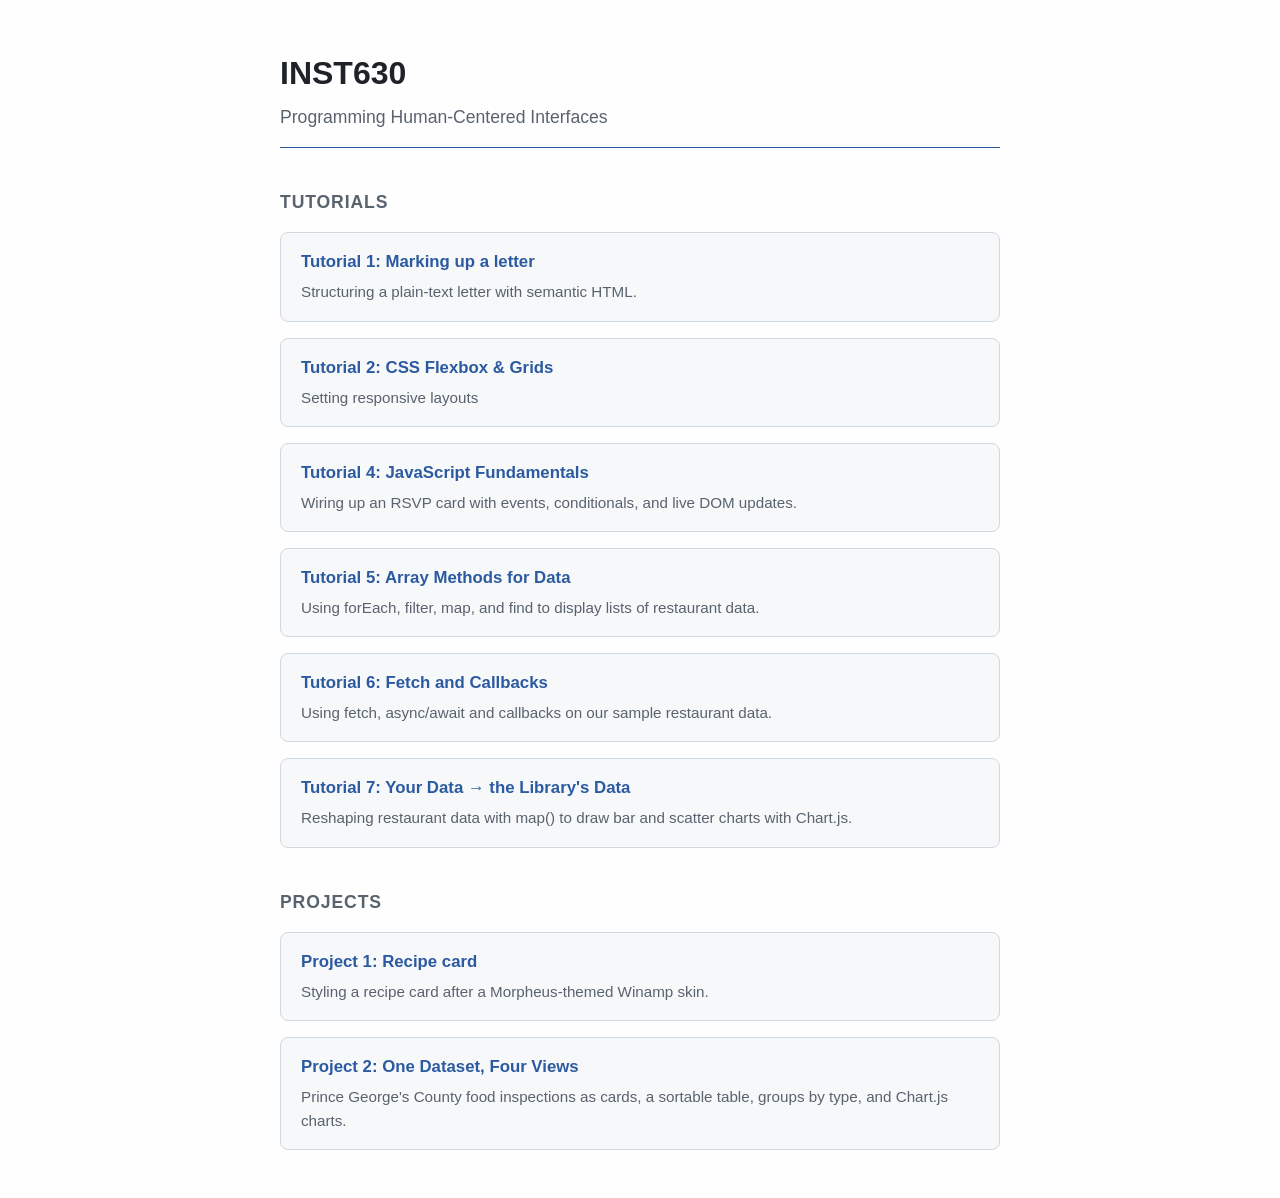
<file: index.html>
<!DOCTYPE html>
<html lang="en-US">
  <head>
    <meta charset="utf-8" />
    <meta name="viewport" content="width=device-width, initial-scale=1" />
    <title>INST630</title>
    <style>
      :root {
        --bg: #fefefe;
        --fg: #1f2328;
        --muted: #59636e;
        --accent: #2c5aa0;
        --card: #f6f8fa;
        --border: #d1d9e0;
      }

      body {
        padding: 3rem 1.5rem;
        background-color: var(--bg);
        color: var(--fg);
        font-family: -apple-system, BlinkMacSystemFont, "Segoe UI", Helvetica,
          Arial, sans-serif;
        line-height: 1.6;
        max-width: 720px;
        margin: 0 auto;
      }

      header {
        border-bottom: 1px solid var(--accent);
        padding-bottom: 1rem;
        margin-bottom: 2.5rem;
      }

      h1 {
        margin: 0 0 0.25rem;
        font-size: 2rem;
      }

      header p {
        margin: 0;
        color: var(--muted);
        font-size: 1.1rem;
      }

      h2 {
        font-size: 1.1rem;
        text-transform: uppercase;
        letter-spacing: 0.05em;
        color: var(--muted);
        margin-bottom: 1rem;
      }

      section + section {
        margin-top: 2.5rem;
      }

      ul {
        list-style: none;
        padding: 0;
        margin: 0;
      }

      li + li {
        margin-top: 1rem;
      }

      article {
        border: 1px solid var(--border);
        border-radius: 8px;
        padding: 1rem 1.25rem;
        background-color: var(--card);
      }

      article h3 {
        margin: 0 0 0.25rem;
        font-size: 1.05rem;
      }

      article p {
        margin: 0;
        color: var(--muted);
        font-size: 0.95rem;
      }

      a {
        color: var(--accent);
      }

      article h3 a {
        text-decoration: none;
      }

      article h3 a:hover,
      article h3 a:focus-visible {
        text-decoration: underline;
      }

      a:focus-visible {
        outline: 2px solid var(--accent);
        outline-offset: 3px;
      }
    </style>
  </head>

  <body>
    <header>
      <h1>INST630</h1>
      <p>Programming Human-Centered Interfaces</p>
    </header>

    <section>
      <h2>Tutorials</h2>
      <ul>
        <li>
          <article>
            <h3>
              <a href="tutorial_1/tutorial_1.html">
                Tutorial 1: Marking up a letter
              </a>
            </h3>
            <p>
              Structuring a plain-text letter with semantic HTML.
            </p>
          </article>
        </li>
        <li>
          <article>
            <h3>
              <a href="tutorial_2/tutorial_2.html">
                Tutorial 2: CSS Flexbox & Grids
              </a>
            </h3>
            <p>
              Setting responsive layouts
            </p>
          </article>
        </li>
        <li>
          <article>
            <h3>
              <a href="tutorial_4/index.html">
                Tutorial 4: JavaScript Fundamentals
              </a>
            </h3>
            <p>
              Wiring up an RSVP card with events, conditionals, and live DOM updates.
            </p>
          </article>
        </li>
        <li>
          <article>
            <h3>
              <a href="tutorial_5/index.html">
                Tutorial 5: Array Methods for Data
              </a>
            </h3>
            <p>
              Using forEach, filter, map, and find to display lists of restaurant data.
            </p>
          </article>
        </li>
        <li>
          <article>
            <h3>
              <a href="tutorial_6/index.html">
                Tutorial 6: Fetch and Callbacks
              </a>
            </h3>
            <p>
              Using fetch, async/await and callbacks on our sample restaurant data.
            </p>
          </article>
        </li>
        <li>
          <article>
            <h3>
              <a href="tutorial_7/index.html">
                Tutorial 7: Your Data → the Library's Data
              </a>
            </h3>
            <p>
              Reshaping restaurant data with map() to draw bar and scatter charts with Chart.js.
            </p>
          </article>
        </li>
      </ul>
    </section>

    <section>
      <h2>Projects</h2>
      <ul>
        <li>
          <article>
            <h3>
              <a href="project_1/index.html">
                Project 1: Recipe card
              </a>
            </h3>
            <p>
              Styling a recipe card after a Morpheus-themed Winamp skin.
            </p>
          </article>
        </li>
        <li>
          <article>
            <h3>
              <a href="project_2/index.html">
                Project 2: One Dataset, Four Views
              </a>
            </h3>
            <p>
              Prince George's County food inspections as cards, a sortable table, groups by type, and Chart.js charts.
            </p>
          </article>
        </li>
      </ul>
    </section>
  </body>
</html>
</file>
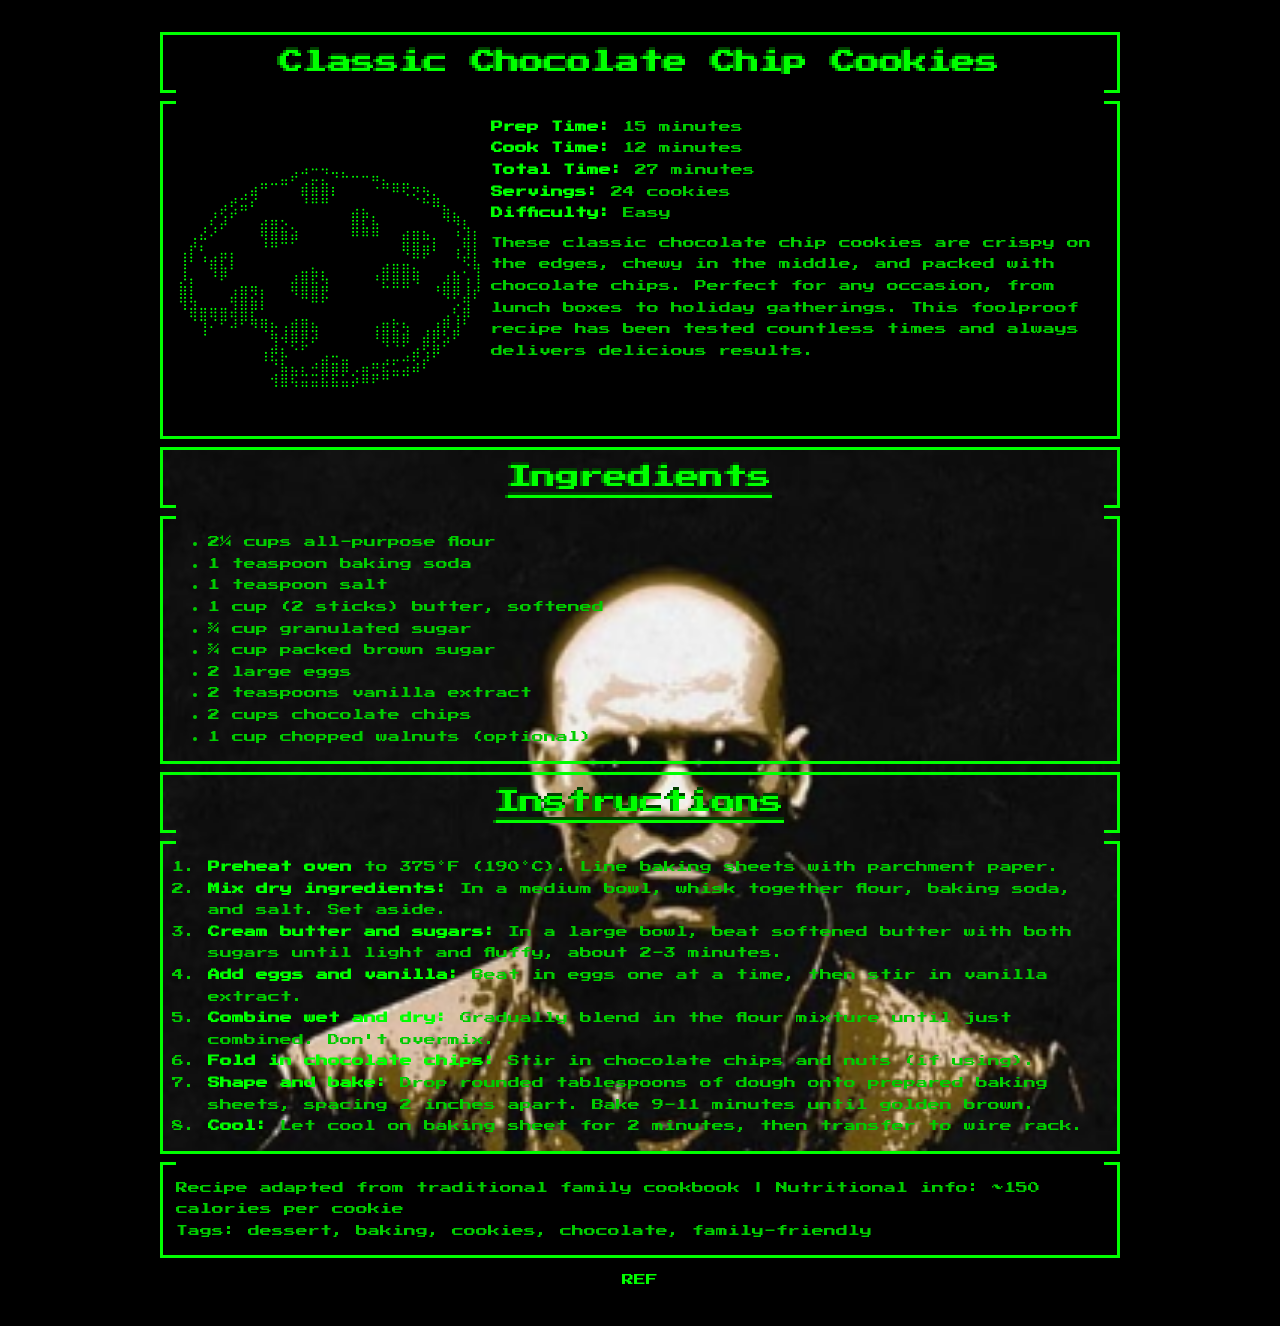
<file: project_1/index.html>
<!DOCTYPE html>
<html lang="en">
<head>
    <meta charset="UTF-8">
    <meta name="viewport" content="width=device-width, initial-scale=1.0">
    <title>Classic Chocolate Chip Cookies — Recipe</title>
    <link rel="stylesheet" href="style.css">
</head>
<body>
    <div class="recipe-container">
        <!-- Recipe Header Section -->
        <header class="recipe-header">
            <h1 class="recipe-title">Classic Chocolate Chip Cookies</h1>
        </header>

        <!-- Recipe Overview: image, meta, description -->
        <section class="recipe-overview">
            <div class="recipe-figure">
                <img src="cookie.png"
                     alt="Chocolate chip cookie drawn in ASCII style"
                     class="recipe-image">
            </div>

            <!-- Recipe Meta Information -->
            <section class="recipe-meta">
                <div class="meta-item">
                    <strong>Prep Time:</strong> 15 minutes
                </div>
                <div class="meta-item">
                    <strong>Cook Time:</strong> 12 minutes
                </div>
                <div class="meta-item">
                    <strong>Total Time:</strong> 27 minutes
                </div>
                <div class="meta-item">
                    <strong>Servings:</strong> 24 cookies
                </div>
                <div class="meta-item">
                    <strong>Difficulty:</strong> Easy
                </div>
            </section>

            <!-- Recipe Description -->
            <section class="recipe-description">
                <p>These classic chocolate chip cookies are crispy on the edges, chewy in the middle, and packed with chocolate chips. Perfect for any occasion, from lunch boxes to holiday gatherings. This foolproof recipe has been tested countless times and always delivers delicious results.</p>
            </section>
        </section>

        <!-- Ingredients Section -->
        <section class="ingredients-section">
            <h2>Ingredients</h2>
            <ul class="ingredients-list">
                <li>2¼ cups all-purpose flour</li>
                <li>1 teaspoon baking soda</li>
                <li>1 teaspoon salt</li>
                <li>1 cup (2 sticks) butter, softened</li>
                <li>¾ cup granulated sugar</li>
                <li>¾ cup packed brown sugar</li>
                <li>2 large eggs</li>
                <li>2 teaspoons vanilla extract</li>
                <li>2 cups chocolate chips</li>
                <li>1 cup chopped walnuts (optional)</li>
            </ul>
        </section>

        <!-- Instructions Section -->
        <section class="instructions-section">
            <h2>Instructions</h2>
            <ol class="instructions-list">
                <li class="instruction-step">
                    <strong>Preheat oven</strong> to 375°F (190°C). Line baking sheets with parchment paper.
                </li>
                <li class="instruction-step">
                    <strong>Mix dry ingredients:</strong> In a medium bowl, whisk together flour, baking soda, and salt. Set aside.
                </li>
                <li class="instruction-step">
                    <strong>Cream butter and sugars:</strong> In a large bowl, beat softened butter with both sugars until light and fluffy, about 2-3 minutes.
                </li>
                <li class="instruction-step">
                    <strong>Add eggs and vanilla:</strong> Beat in eggs one at a time, then stir in vanilla extract.
                </li>
                <li class="instruction-step">
                    <strong>Combine wet and dry:</strong> Gradually blend in the flour mixture until just combined. Don't overmix.
                </li>
                <li class="instruction-step">
                    <strong>Fold in chocolate chips:</strong> Stir in chocolate chips and nuts (if using).
                </li>
                <li class="instruction-step">
                    <strong>Shape and bake:</strong> Drop rounded tablespoons of dough onto prepared baking sheets, spacing 2 inches apart. Bake 9-11 minutes until golden brown.
                </li>
                <li class="instruction-step">
                    <strong>Cool:</strong> Let cool on baking sheet for 2 minutes, then transfer to wire rack.
                </li>
            </ol>
        </section>

        <!-- Recipe Footer -->
        <footer class="recipe-footer">
            <p>Recipe adapted from traditional family cookbook | Nutritional info: ~150 calories per cookie</p>
            <p>Tags: dessert, baking, cookies, chocolate, family-friendly</p>
        </footer>

        <!-- Design reference: hover/focus REF to preview -->
        <aside class="recipe-ref">
            <a href="reference.png" class="ref-button">
                Ref
                <img src="reference.png"
                     alt="Screenshot of the MORPHEUSamp Winamp skin, the visual reference for this page"
                     class="ref-image">
            </a>
        </aside>
    </div>
</body>
</html>
</file>
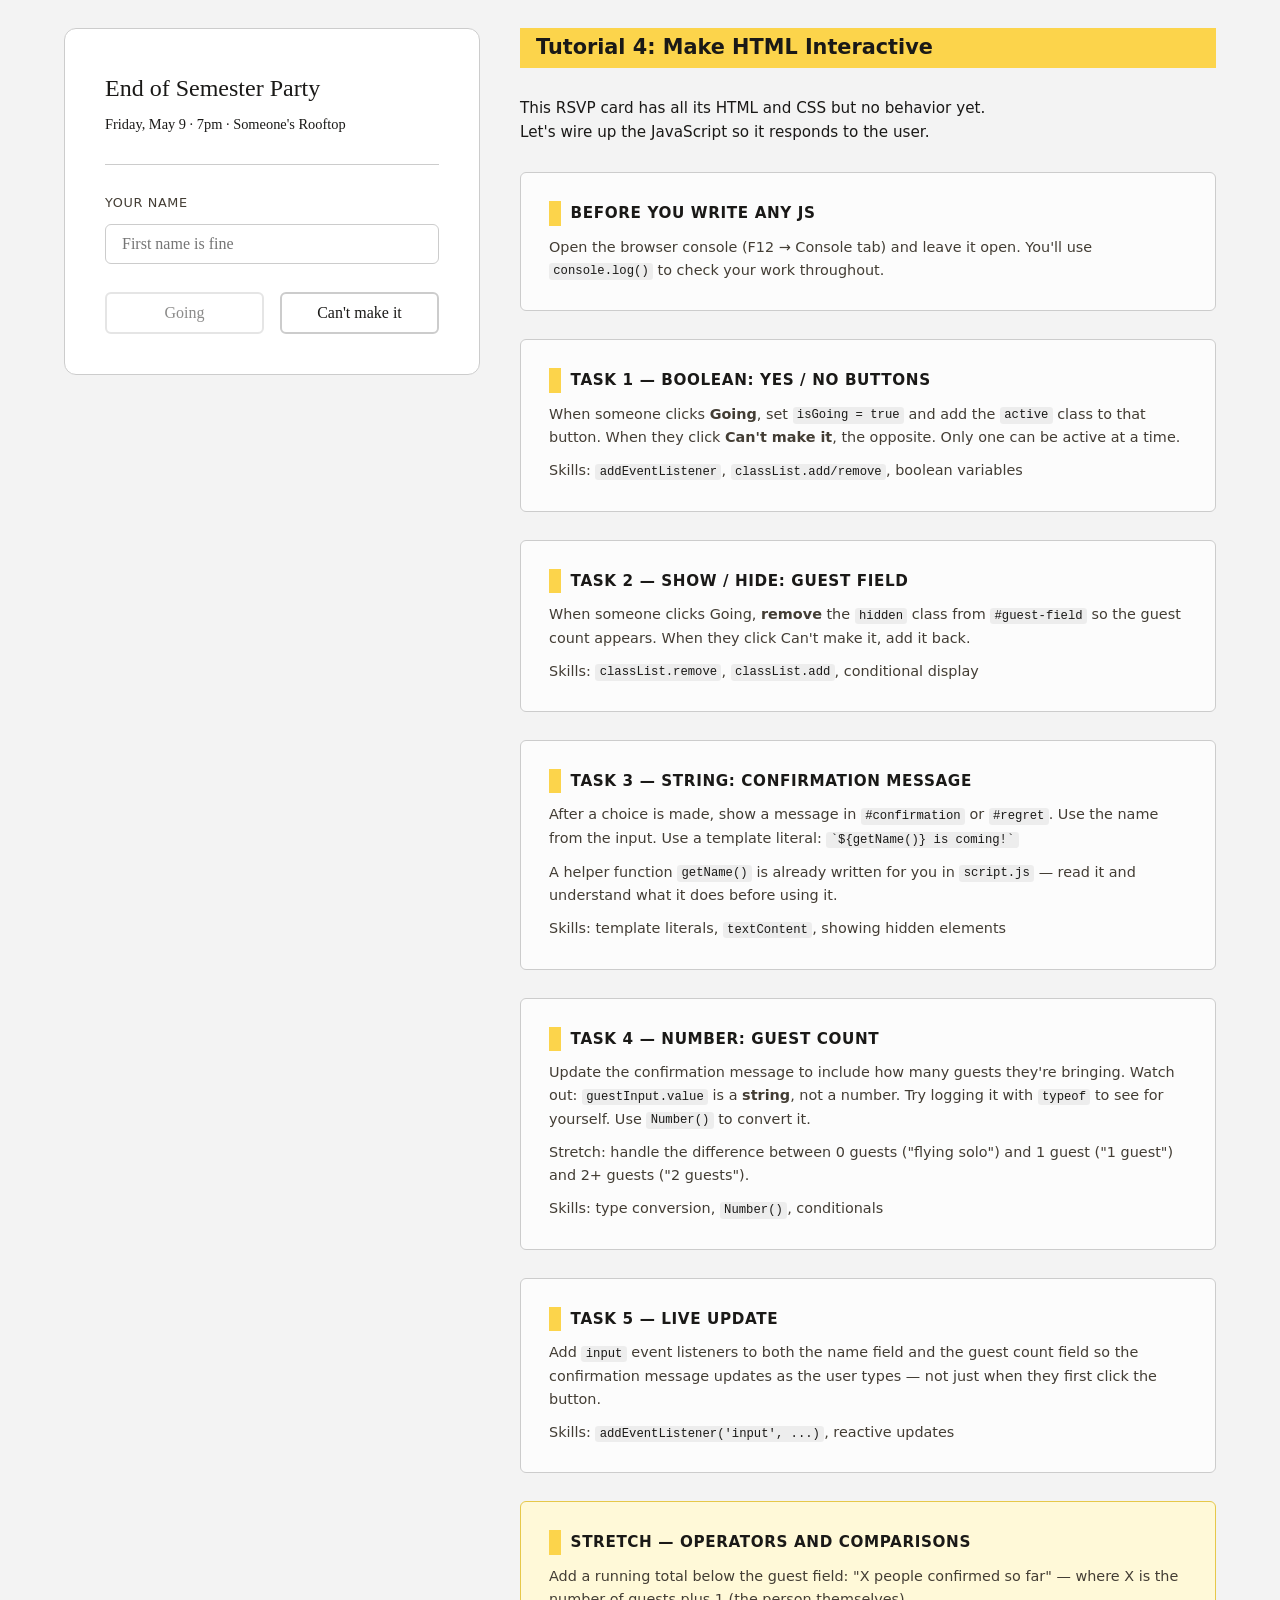
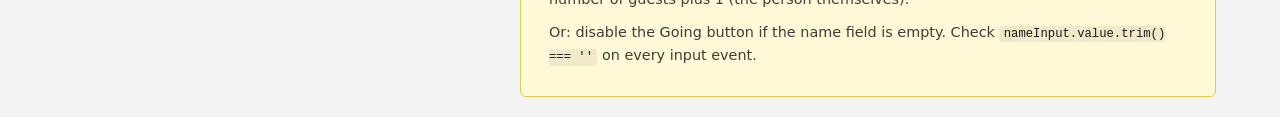
<file: tutorial_4/index.html>
<!DOCTYPE html>
<html lang="en">
<head>
  <meta charset="UTF-8">
  <meta name="viewport" content="width=device-width, initial-scale=1.0">
  <title>Tutorial 4: JavaScript Fundamentals</title>
  <link rel="stylesheet" href="style.css">
</head>
<body>

  <div class="page">

    <!-- ── left: the RSVP card ──────────────────────────────── -->
    <div class="card" id="rsvp-card">

      <div class="event-header">
        <h1 class="event-title">End of Semester Party</h1>
        <p class="event-meta">Friday, May 9 &middot; 7pm &middot; Someone's Rooftop</p>
      </div>

      <!-- string: name -->
      <div class="field">
        <label for="name-input">Your name</label>
        <input type="text" id="name-input" placeholder="First name is fine">
      </div>

      <!-- boolean: going or not -->
      <div class="rsvp-buttons">
        <button class="btn btn-yes" id="btn-yes">Going</button>
        <button class="btn btn-no"  id="btn-no">Can't make it</button>
      </div>

      <!-- number: guest count, hidden until yes -->
      <div class="guest-field hidden" id="guest-field">
        <label for="guest-input">Bringing anyone?</label>
        <input type="number" id="guest-input" value="0" min="0" max="10">
        <!-- 
          Note: type="number" still gives you a STRING from .value
          You have to convert it. We'll see this below.
        -->
      </div>

      <!-- confirmation messages, hidden until a choice is made -->
      <div class="confirmation hidden" id="confirmation"></div>
      <div class="regret     hidden" id="regret"></div>

    </div>

    <!-- ── right: tasks panel ───────────────────────────────── -->
    <aside class="tasks-panel">

      <h2>Tutorial 4: Make HTML Interactive</h2>
      <p class="intro">
        This RSVP card has all its HTML and CSS but no behavior yet. <br />
        Let's wire up the JavaScript so it responds to the user.
      </p>

      <div class="task-group">
        <h3>Before you write any JS</h3>
        <p>Open the browser console (F12 → Console tab) and leave it open. 
           You'll use <code>console.log()</code> to check your work throughout.</p>
      </div>

      <div class="task-group">
        <h3>Task 1 — Boolean: Yes / No buttons</h3>
        <p>
          When someone clicks <strong>Going</strong>, set <code>isGoing = true</code>
          and add the <code>active</code> class to that button.
          When they click <strong>Can't make it</strong>, the opposite.
          Only one can be active at a time.
        </p>
        <p>Skills: <code>addEventListener</code>, <code>classList.add/remove</code>, boolean variables</p>
      </div>

      <div class="task-group">
        <h3>Task 2 — Show / hide: guest field</h3>
        <p>
          When someone clicks Going, <strong>remove</strong> the <code>hidden</code> class
          from <code>#guest-field</code> so the guest count appears.
          When they click Can't make it, add it back.
        </p>
        <p>Skills: <code>classList.remove</code>, <code>classList.add</code>, conditional display</p>
      </div>

      <div class="task-group">
        <h3>Task 3 — String: confirmation message</h3>
        <p>
          After a choice is made, show a message in <code>#confirmation</code> or 
          <code>#regret</code>. Use the name from the input.
          Use a template literal: <code>`${getName()} is coming!`</code>
        </p>
        <p>
          A helper function <code>getName()</code> is already written for you in 
          <code>script.js</code> — read it and understand what it does before using it.
        </p>
        <p>Skills: template literals, <code>textContent</code>, showing hidden elements</p>
      </div>

      <div class="task-group">
        <h3>Task 4 — Number: guest count</h3>
        <p>
          Update the confirmation message to include how many guests they're bringing.
          Watch out: <code>guestInput.value</code> is a <strong>string</strong>, not a number.
          Try logging it with <code>typeof</code> to see for yourself.
          Use <code>Number()</code> to convert it.
        </p>
        <p>
          Stretch: handle the difference between 0 guests ("flying solo") and 
          1 guest ("1 guest") and 2+ guests ("2 guests").
        </p>
        <p>Skills: type conversion, <code>Number()</code>, conditionals</p>
      </div>

      <div class="task-group">
        <h3>Task 5 — Live update</h3>
        <p>
          Add <code>input</code> event listeners to both the name field and the guest
          count field so the confirmation message updates as the user types —
          not just when they first click the button.
        </p>
        <p>Skills: <code>addEventListener('input', ...)</code>, reactive updates</p>
      </div>

      <div class="task-group task-stretch">
        <h3>Stretch — Operators and comparisons</h3>
        <p>
          Add a running total below the guest field: 
          "X people confirmed so far" — where X is the number of guests plus 1 (the person themselves).
        </p>
        <p>
          Or: disable the Going button if the name field is empty.
          Check <code>nameInput.value.trim() === ''</code> on every input event.
        </p>
      </div>

    </aside>

  </div>

  <script src="script.js"></script>
</body>
</html>
</file>
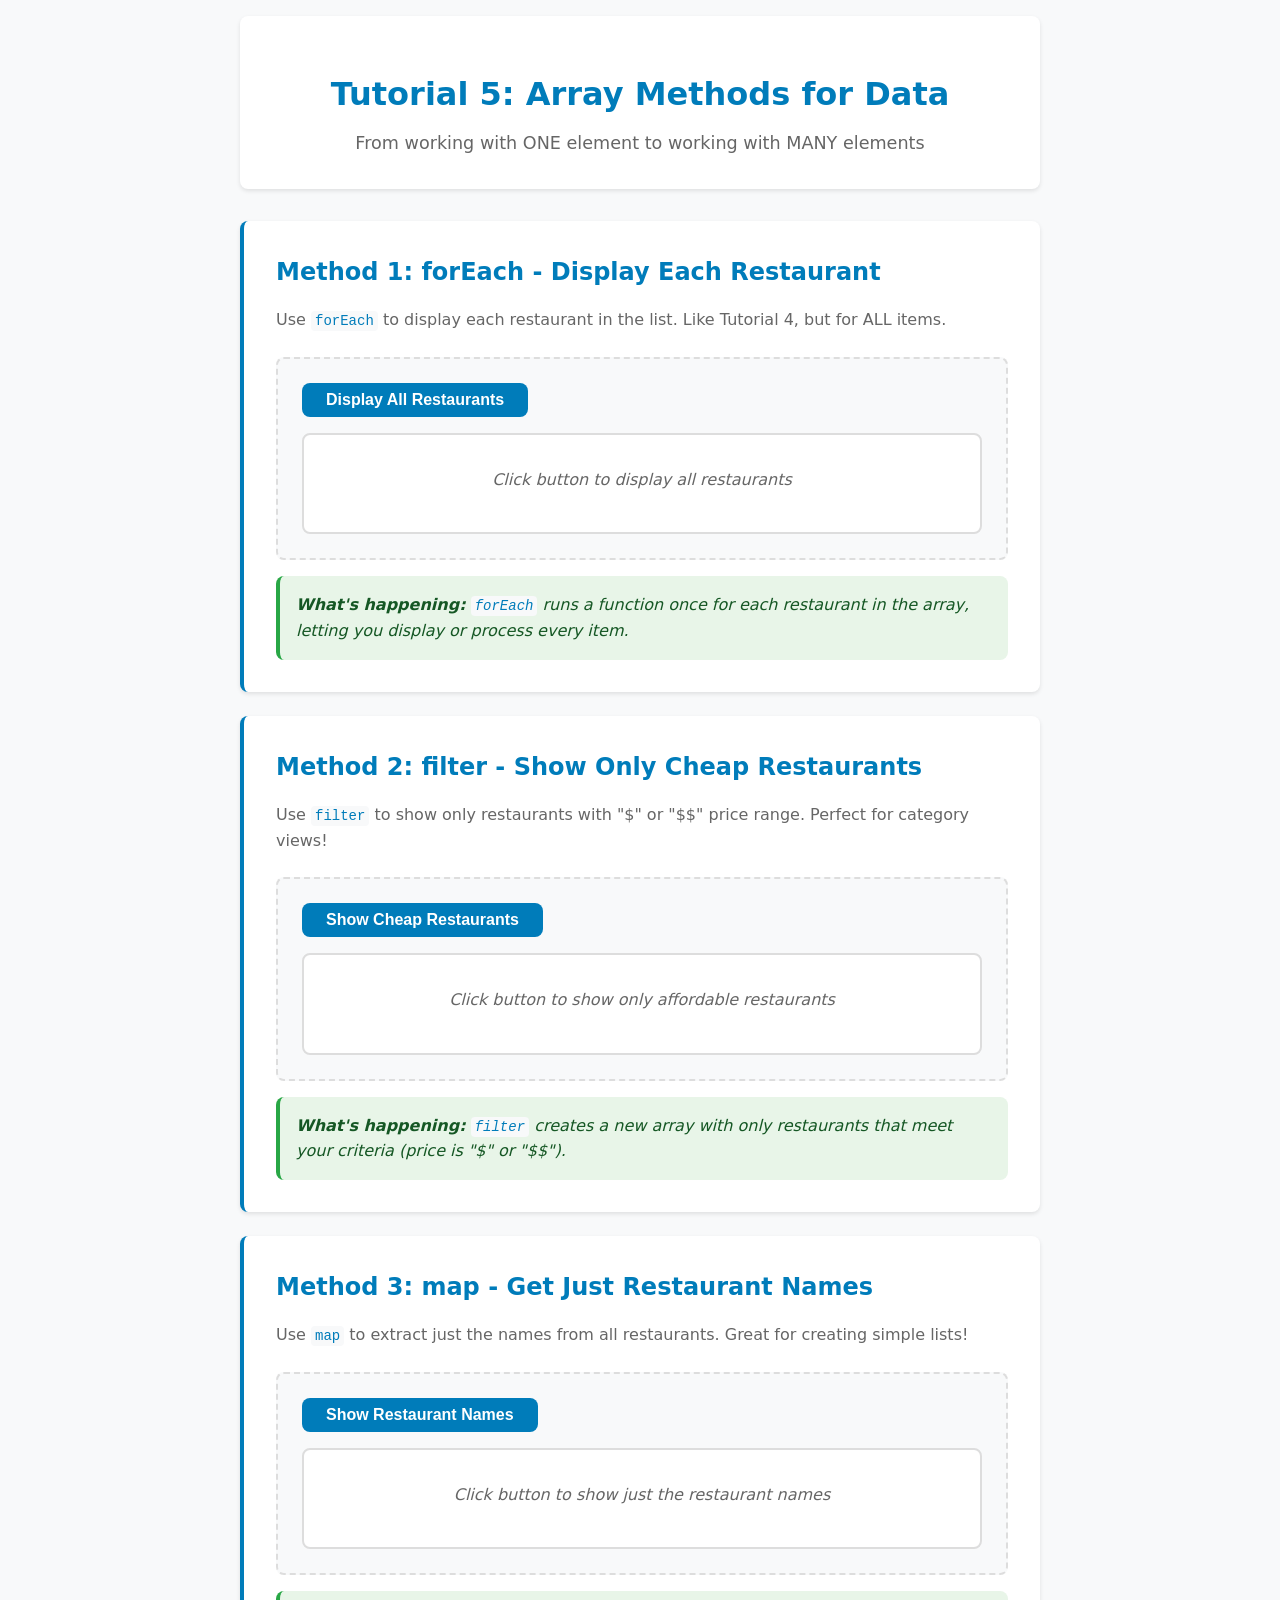
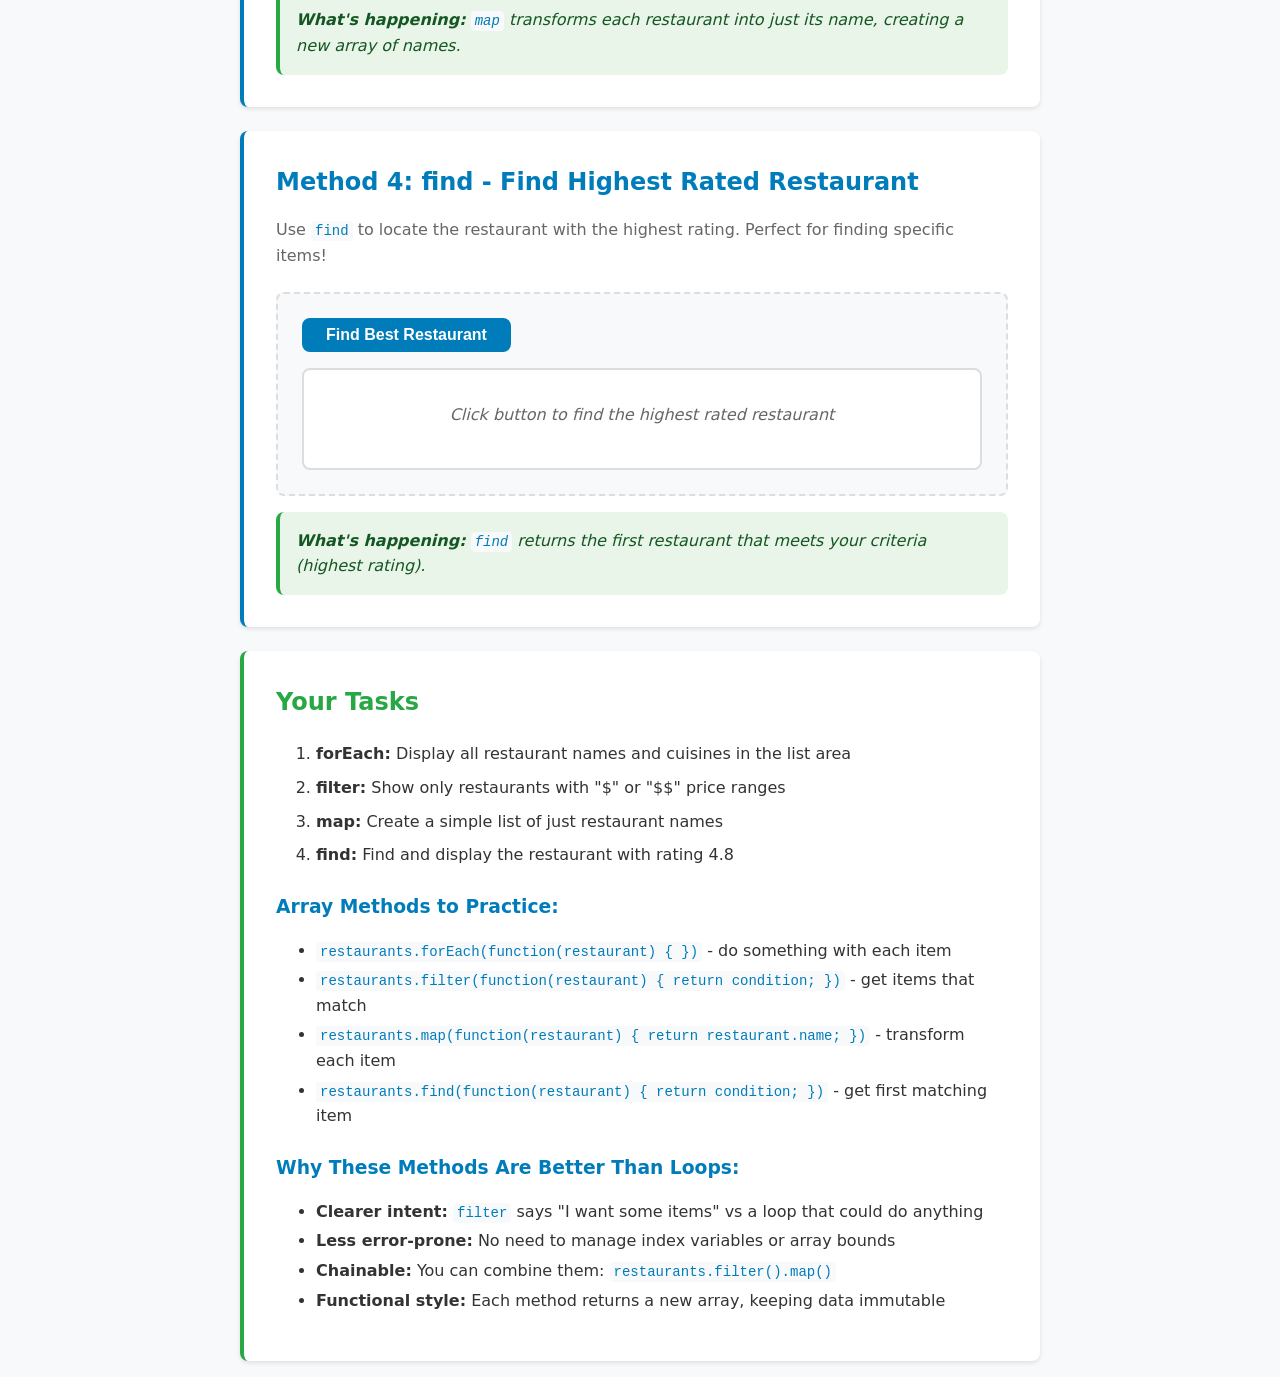
<file: tutorial_5/index.html>
<!DOCTYPE html>
<html lang="en">
<head>
    <meta charset="UTF-8">
    <meta name="viewport" content="width=device-width, initial-scale=1.0">
    <title>Tutorial 5: Array Methods for Data</title>
    <link rel="stylesheet" href="style.css">
</head>
<body>
    <div class="container">
        <header>
            <h1>Tutorial 5: Array Methods for Data</h1>
            <p>From working with ONE element to working with MANY elements</p>
        </header>

        <!-- Method 1: forEach - Do something to each item -->
        <section class="method-section">
            <h2>Method 1: forEach - Display Each Restaurant</h2>
            <p>Use <code>forEach</code> to display each restaurant in the list. Like Tutorial 4, but for ALL items.</p>
            
            <div class="demo-area">
                <button id="display-button" class="method-button">Display All Restaurants</button>
                <div id="restaurant-list" class="result-area">
                    <p class="placeholder">Click button to display all restaurants</p>
                </div>
            </div>
            
            <div class="explanation">
                <p><strong>What's happening:</strong> <code>forEach</code> runs a function once for each restaurant in the array, letting you display or process every item.</p>
            </div>
        </section>

        <!-- Method 2: filter - Show only items that match criteria -->
        <section class="method-section">
            <h2>Method 2: filter - Show Only Cheap Restaurants</h2>
            <p>Use <code>filter</code> to show only restaurants with "$" or "$$" price range. Perfect for category views!</p>
            
            <div class="demo-area">
                <button id="filter-button" class="method-button">Show Cheap Restaurants</button>
                <div id="filtered-list" class="result-area">
                    <p class="placeholder">Click button to show only affordable restaurants</p>
                </div>
            </div>
            
            <div class="explanation">
                <p><strong>What's happening:</strong> <code>filter</code> creates a new array with only restaurants that meet your criteria (price is "$" or "$$").</p>
            </div>
        </section>

        <!-- Method 3: map - Transform data to get specific information -->
        <section class="method-section">
            <h2>Method 3: map - Get Just Restaurant Names</h2>
            <p>Use <code>map</code> to extract just the names from all restaurants. Great for creating simple lists!</p>
            
            <div class="demo-area">
                <button id="map-button" class="method-button">Show Restaurant Names</button>
                <div id="mapped-list" class="result-area">
                    <p class="placeholder">Click button to show just the restaurant names</p>
                </div>
            </div>
            
            <div class="explanation">
                <p><strong>What's happening:</strong> <code>map</code> transforms each restaurant into just its name, creating a new array of names.</p>
            </div>
        </section>

        <!-- Method 4: find - Get one specific item -->
        <section class="method-section">
            <h2>Method 4: find - Find Highest Rated Restaurant</h2>
            <p>Use <code>find</code> to locate the restaurant with the highest rating. Perfect for finding specific items!</p>
            
            <div class="demo-area">
                <button id="find-button" class="method-button">Find Best Restaurant</button>
                <div id="found-item" class="result-area">
                    <p class="placeholder">Click button to find the highest rated restaurant</p>
                </div>
            </div>
            
            <div class="explanation">
                <p><strong>What's happening:</strong> <code>find</code> returns the first restaurant that meets your criteria (highest rating).</p>
            </div>
        </section>

        <!-- Tutorial Instructions -->
        <section class="tutorial-instructions">
            <h2>Your Tasks</h2>
            <ol>
                <li><strong>forEach:</strong> Display all restaurant names and cuisines in the list area</li>
                <li><strong>filter:</strong> Show only restaurants with "$" or "$$" price ranges</li>
                <li><strong>map:</strong> Create a simple list of just restaurant names</li>
                <li><strong>find:</strong> Find and display the restaurant with rating 4.8</li>
            </ol>
            
            <h3>Array Methods to Practice:</h3>
            <ul>
                <li><code>restaurants.forEach(function(restaurant) { })</code> - do something with each item</li>
                <li><code>restaurants.filter(function(restaurant) { return condition; })</code> - get items that match</li>
                <li><code>restaurants.map(function(restaurant) { return restaurant.name; })</code> - transform each item</li>
                <li><code>restaurants.find(function(restaurant) { return condition; })</code> - get first matching item</li>
            </ul>
            
            <h3>Why These Methods Are Better Than Loops:</h3>
            <ul>
                <li><strong>Clearer intent:</strong> <code>filter</code> says "I want some items" vs a loop that could do anything</li>
                <li><strong>Less error-prone:</strong> No need to manage index variables or array bounds</li>
                <li><strong>Chainable:</strong> You can combine them: <code>restaurants.filter().map()</code></li>
                <li><strong>Functional style:</strong> Each method returns a new array, keeping data immutable</li>
            </ul>
        </section>
    </div>

    <script src="script.js" defer></script>
</body>
</html>
</file>
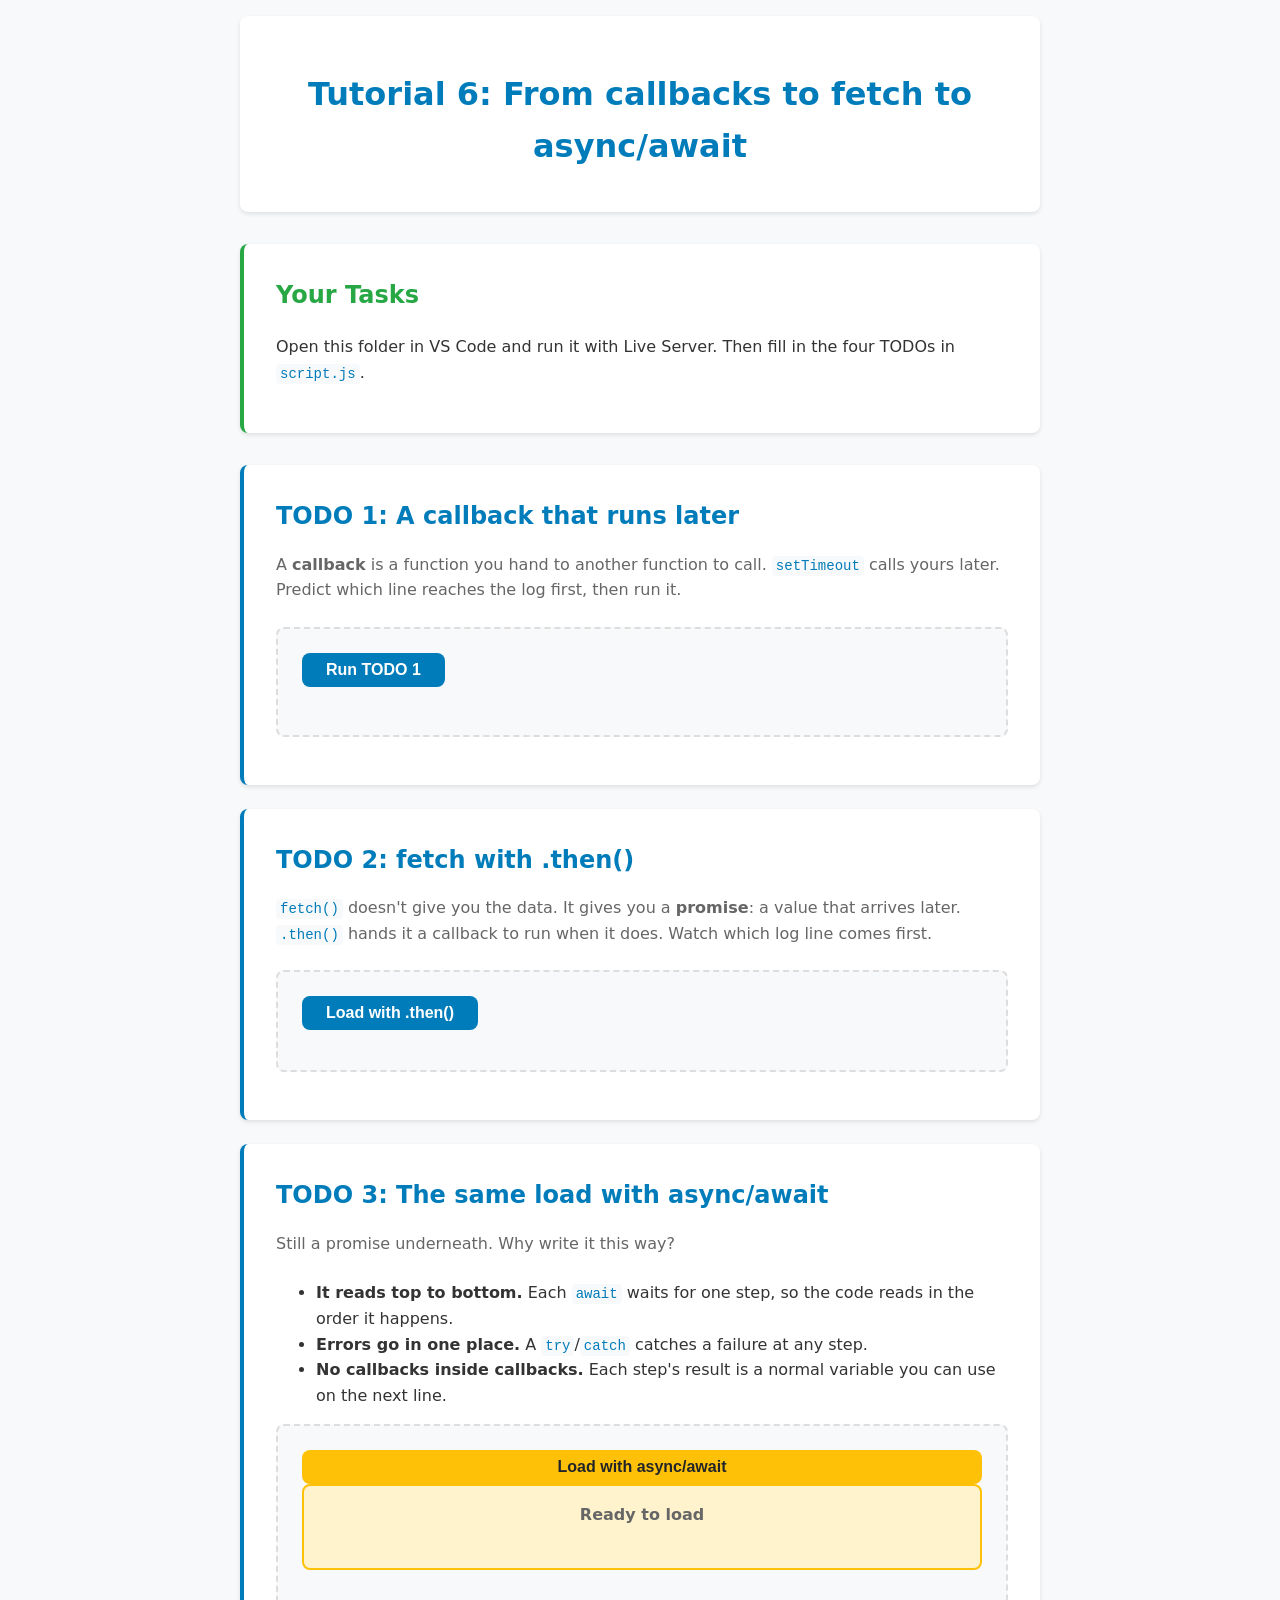
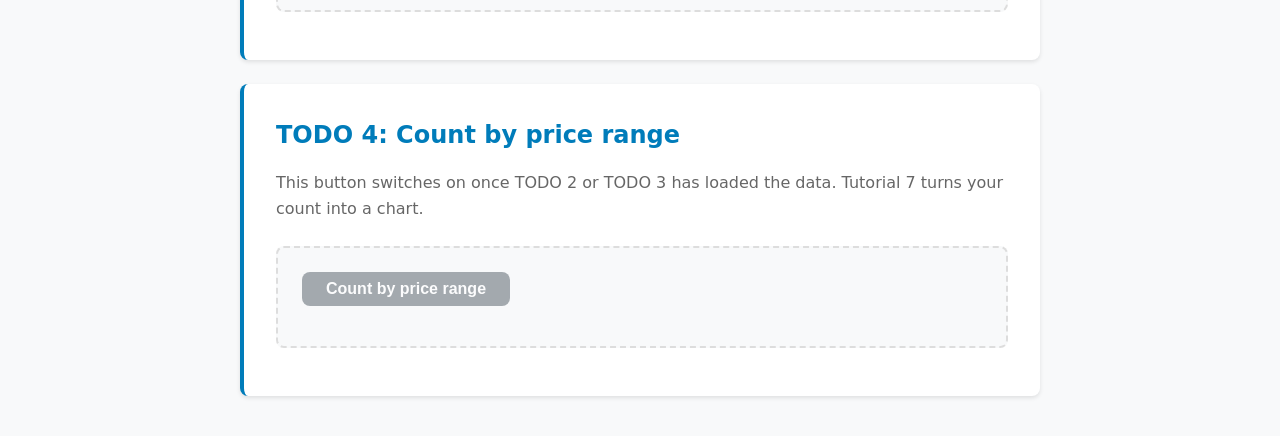
<file: tutorial_6/index.html>
<!DOCTYPE html>
<html lang="en">
<head>
    <meta charset="UTF-8">
    <meta name="viewport" content="width=device-width, initial-scale=1.0">
    <title>Tutorial 6: From callbacks to fetch to async/await</title>
    <link rel="stylesheet" href="style.css">
</head>
<body>
    <div class="container">
        <header>
            <h1>Tutorial 6: From callbacks to fetch to async/await</h1>
        </header>

        <section class="tutorial-instructions">
            <h2>Your Tasks</h2>
            <p>Open this folder in VS Code and run it with Live Server. Then fill in the four TODOs in <code>script.js</code>.</p>
        </section>

        <section class="method-section">
            <h2>TODO 1: A callback that runs later</h2>
            <p>A <strong>callback</strong> is a function you hand to another function to call. <code>setTimeout</code> calls yours later. Predict which line reaches the log first, then run it.</p>
            <div class="demo-area">
                <button id="run-todo-1" class="method-button" type="button">Run TODO 1</button>
                <p id="ready-output" class="big-output"></p>
                <ol id="log-todo-1" class="event-log"></ol>
            </div>
        </section>

        <section class="method-section">
            <h2>TODO 2: fetch with .then()</h2>
            <p><code>fetch()</code> doesn't give you the data. It gives you a <strong>promise</strong>: a value that arrives later. <code>.then()</code> hands it a callback to run when it does. Watch which log line comes first.</p>
            <div class="demo-area">
                <button id="load-then" class="method-button" type="button">Load with .then()</button>
                <ol id="log-then" class="event-log"></ol>
            </div>
        </section>

        <section class="method-section">
            <h2>TODO 3: The same load with async/await</h2>
            <p>Still a promise underneath. Why write it this way?</p>
            <ul>
                <li><strong>It reads top to bottom.</strong> Each <code>await</code> waits for one step, so the code reads in the order it happens.</li>
                <li><strong>Errors go in one place.</strong> A <code>try</code>/<code>catch</code> catches a failure at any step.</li>
                <li><strong>No callbacks inside callbacks.</strong> Each step's result is a normal variable you can use on the next line.</li>
            </ul>
            <div class="demo-area">
                <button id="load-await" class="load-button" type="button">Load with async/await</button>
                <div id="loading-status" class="status-display">
                    <p class="status-message">Ready to load</p>
                </div>
            </div>
        </section>

        <section class="method-section">
            <h2>TODO 4: Count by price range</h2>
            <p>This button switches on once TODO 2 or TODO 3 has loaded the data. Tutorial 7 turns your count into a chart.</p>
            <div class="demo-area">
                <button id="count-by-price" class="method-button" type="button" disabled>Count by price range</button>
                <div id="count-output"></div>
            </div>
        </section>
    </div>
    <script src="script.js"></script>
</body>
</html>
</file>
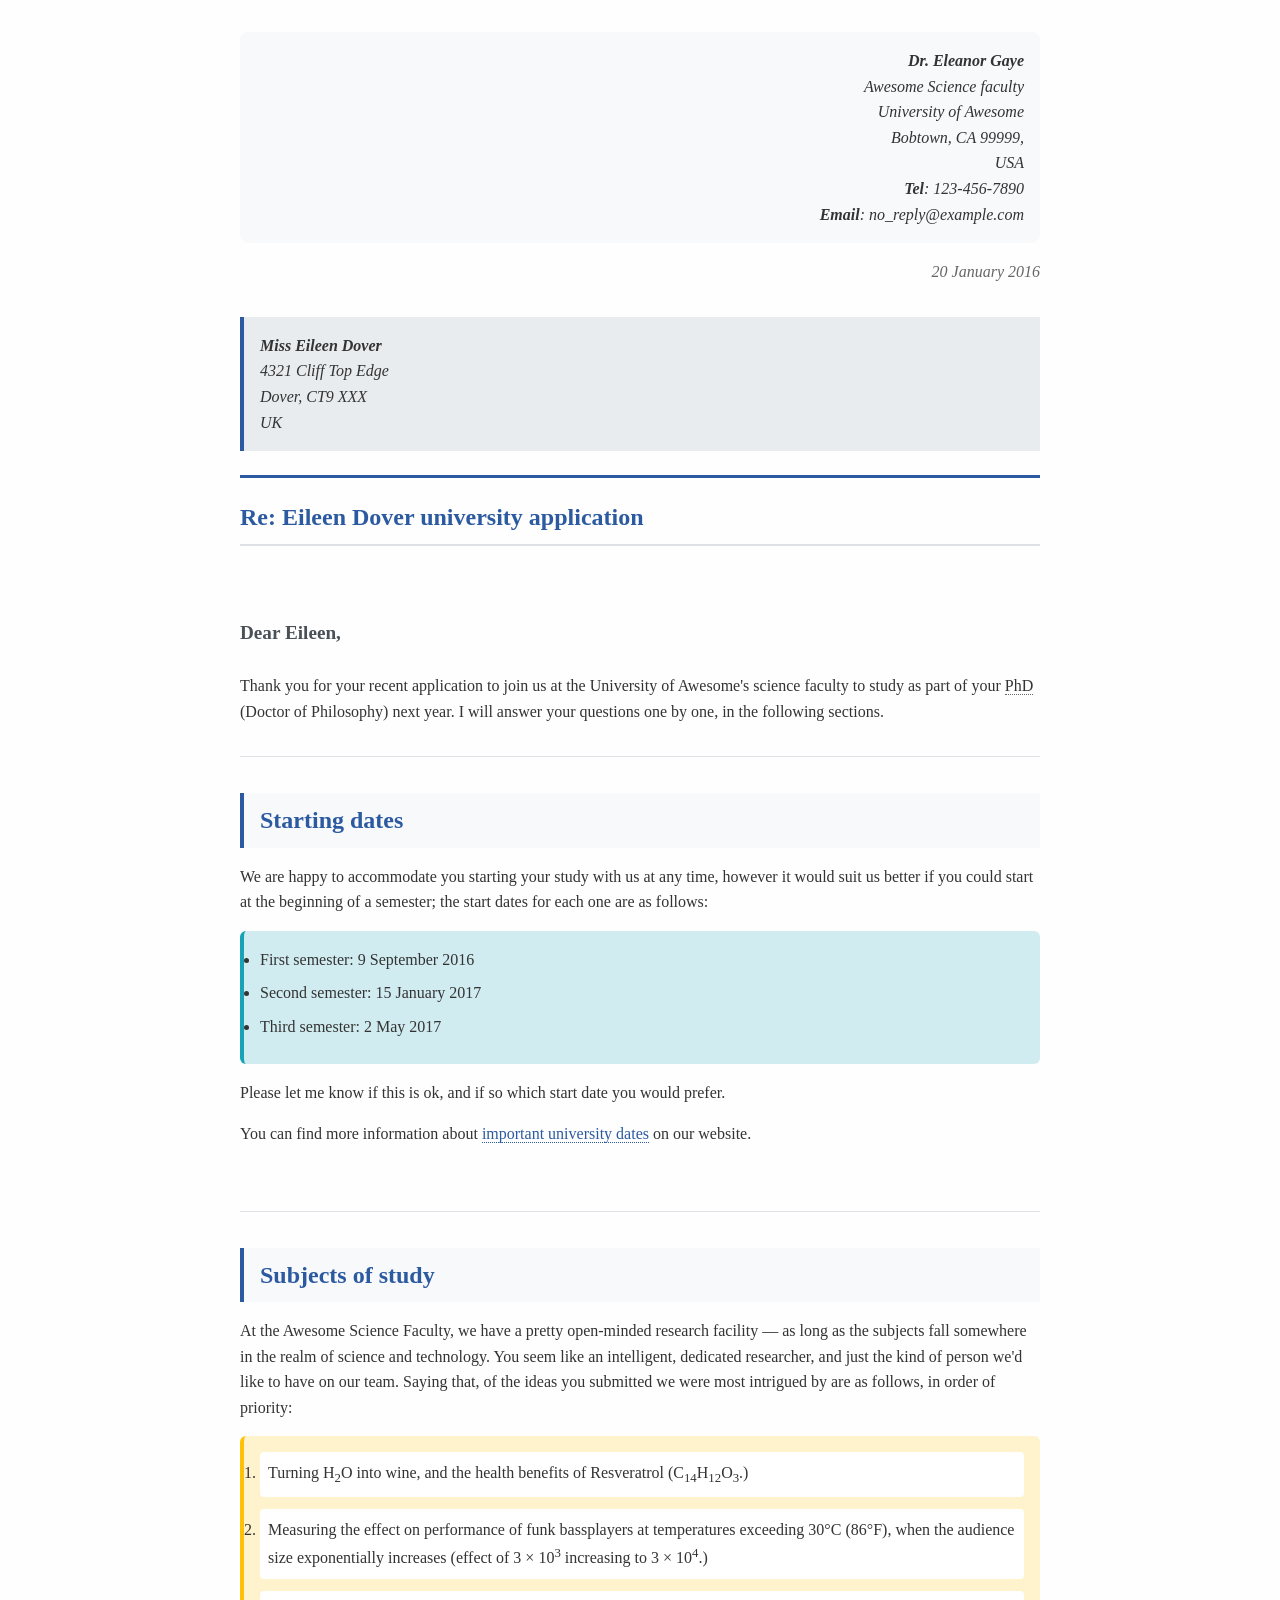
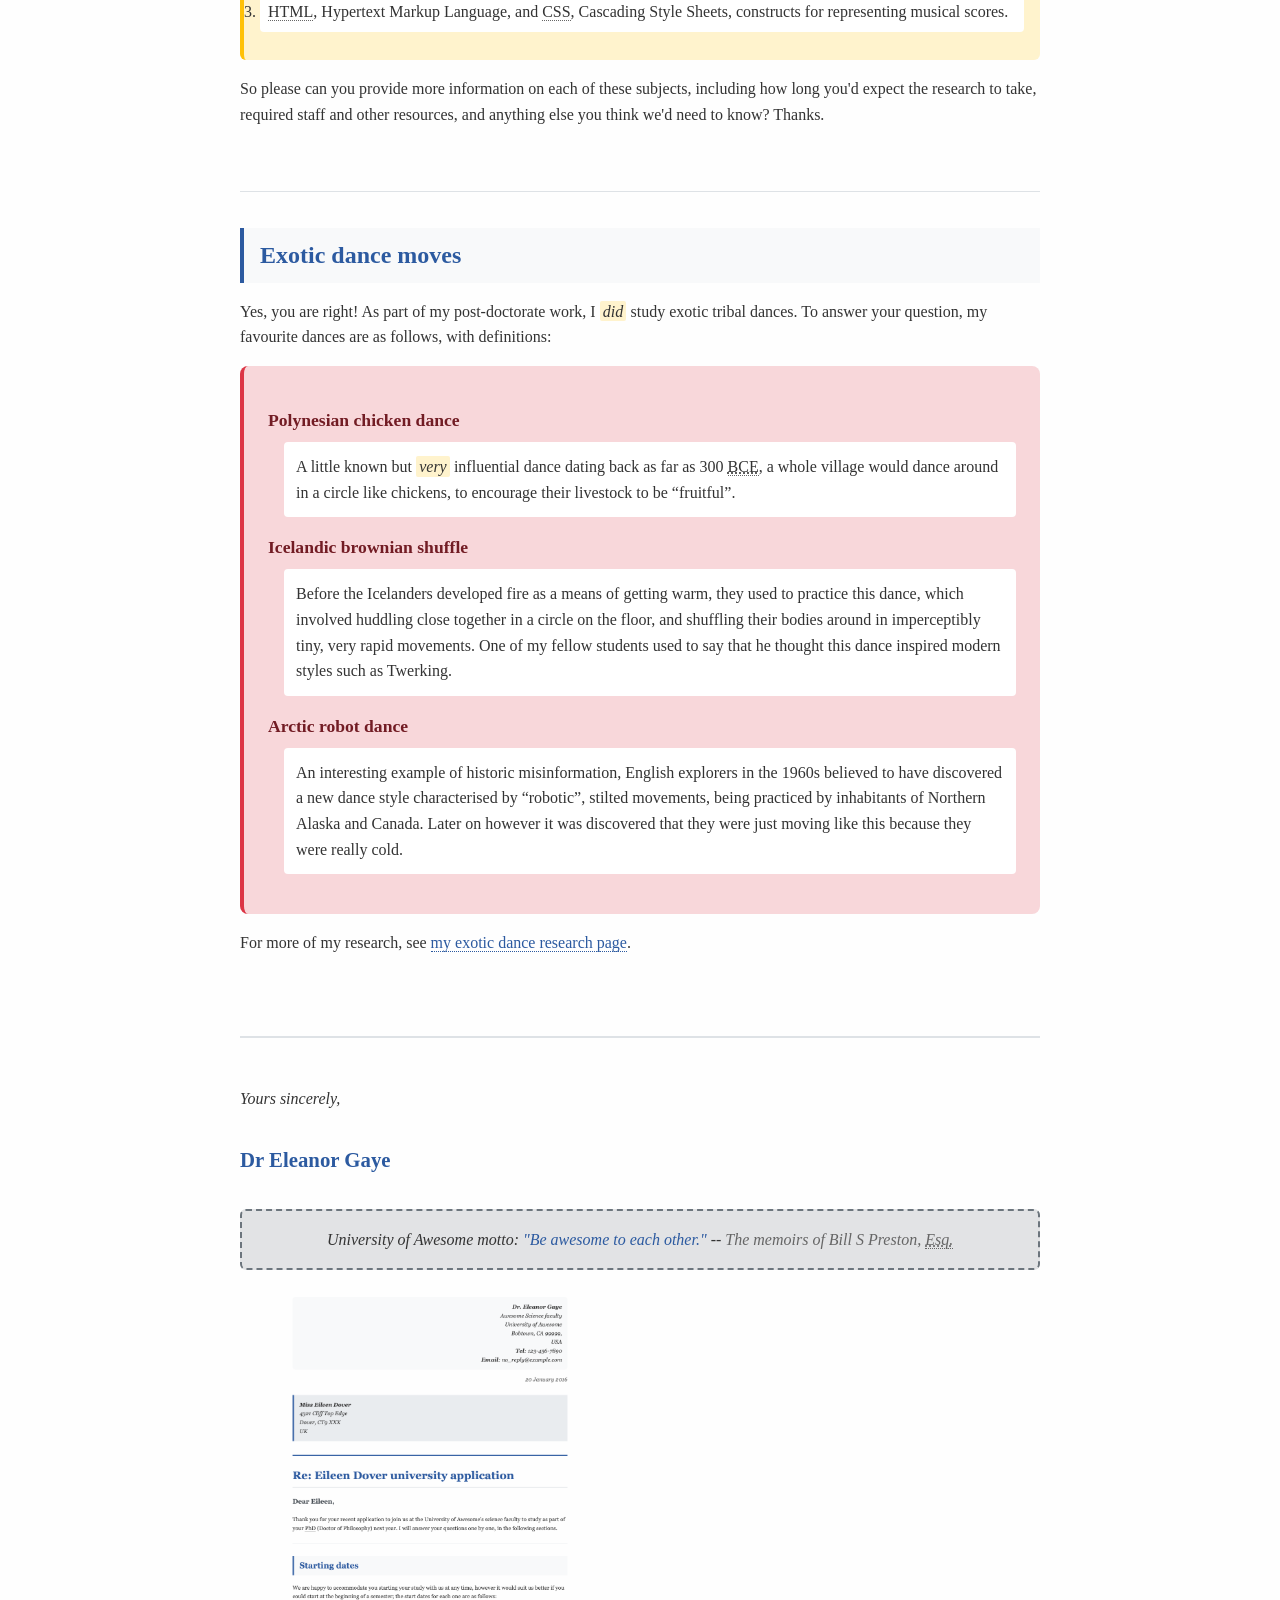
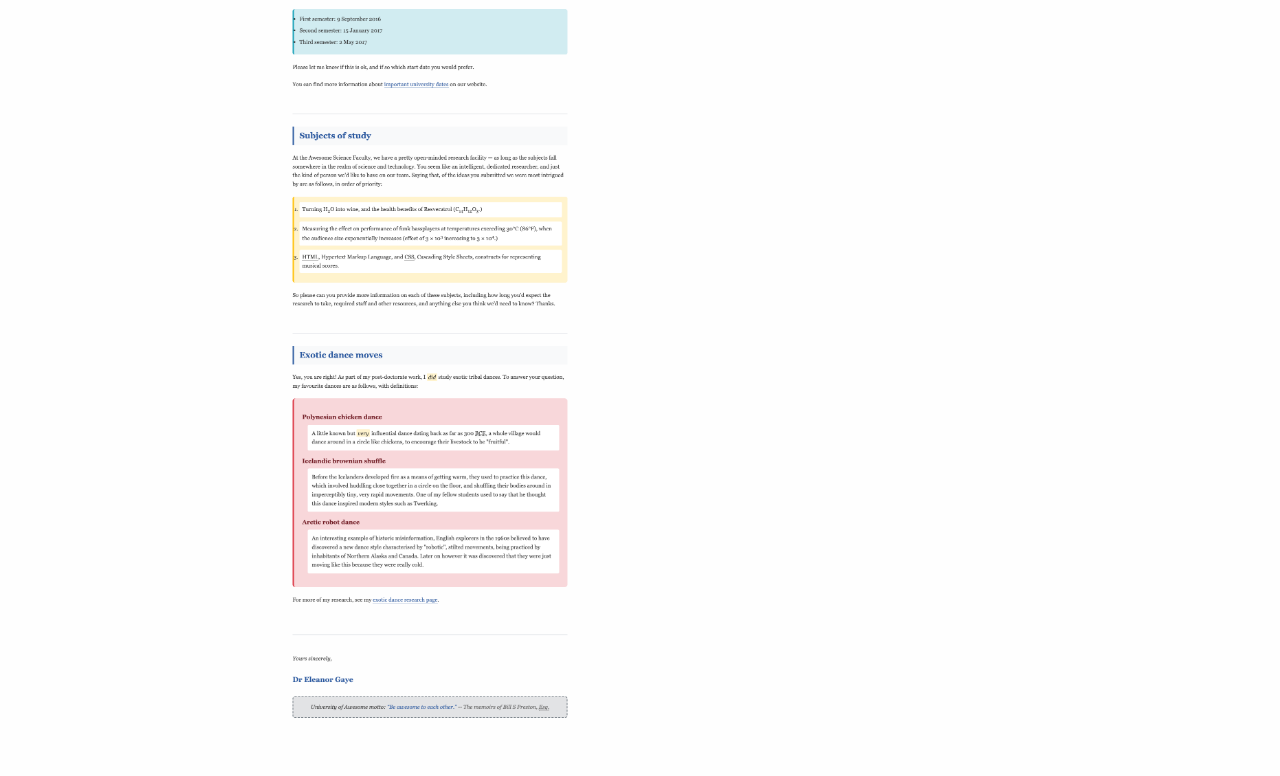
<file: tutorial_1/tutorial_1.html>
<!DOCTYPE html>
<html>
  <head>
    <meta charset="utf-8" />
    <meta name="viewport" content="width=device-width, initial-scale=1" />
    <title>Letter to Eileen Dover</title>
    <link rel="stylesheet" href="./tutorial_1_letter_styles.css">
  </head>

  <body class="letter-document">
    <header class="sender-info">
      <p style="margin: 0;">
        <strong>Dr. Eleanor Gaye</strong><br />
        Awesome Science faculty<br />
        University of Awesome<br />
        Bobtown, CA 99999,<br />
        USA
      </p>

      <address>
        <strong>Tel</strong>: 123-456-7890<br />
        <strong>Email</strong>: no_reply@example.com
      </address>

    </header>
    <p class="letter-date"><time datetime="2016-01-20">20 January 2016</time></p>

    <address class="recipient-info">
      <strong>Miss Eileen Dover</strong><br />
      4321 Cliff Top Edge<br />
      Dover, CT9 XXX<br />
      UK
    </address>

    <article>
      <header class="letter-header">
        <h1 class="letter-subject">Re: Eileen Dover university application</h1>
      </header>
      
      <section>
        <p class="letter-greeting">Dear Eileen,</p>
    
        <p class="letter-paragraph">
          Thank you for your recent application to join us at the University of
          Awesome's science faculty to study as part of your
          <abbr class="abbreviation">PhD</abbr> (Doctor of Philosophy)
          next year. I will answer your questions one by one, in the following
          sections.
        </p>
      </section>
      
      <section class="content-section">
        <h2 class="section-heading">Starting dates</h2>
    
        <p>
          We are happy to accommodate you starting your study with us at any
          time, however it would suit us better if you could start at the
          beginning of a semester; the start dates for each one are as follows:
        </p>
    
        <ul class="semester-dates">
          <li>First semester: 9 September 2016</li>
          <li>Second semester: 15 January 2017</li>
          <li>Third semester: 2 May 2017</li>
        </ul>
    
        <p>
          Please let me know if this is ok, and if so which start date you would
          prefer.
        </p>
    
        <p>
          You can find more information about <a href="#" class="letter-link">important university dates</a> on our
          website.
        </p>
      </section>
      
      <section class="content-section">
        <h2 class="section-heading">Subjects of study</h2>
    
        <p>
          At the Awesome Science Faculty, we have a pretty open-minded research
          facility — as long as the subjects fall somewhere in the realm of
          science and technology. You seem like an intelligent, dedicated
          researcher, and just the kind of person we'd like to have on our team.
          Saying that, of the ideas you submitted we were most intrigued by are
          as follows, in order of priority:
        </p>
    
        <ol class="priority-list">
          <li>
            Turning H<sub>2</sub>O into wine, and the health benefits of
            Resveratrol (C<sub>14</sub>H<sub>12</sub>O<sub>3</sub>.)
          </li>
          <li>
            Measuring the effect on performance of funk bassplayers at
            temperatures exceeding 30°C (86°F), when the audience size
            exponentially increases (effect of 3 × 10<sup>3</sup> increasing to
            3 × 10<sup>4</sup>.)
          </li>
          <li>
            <abbr class="abbreviation">HTML</abbr>, Hypertext
            Markup Language, and <abbr class="abbreviation">CSS</abbr>,
            Cascading Style Sheets, constructs for representing musical scores.
          </li>
        </ol>
    
        <p>
          So please can you provide more information on each of these subjects,
          including how long you'd expect the research to take, required staff
          and other resources, and anything else you think we'd need to know?
          Thanks.
        </p>
      </section>
      
      <section class="content-section">
        <h2 class="section-heading">Exotic dance moves</h2>
    
        <p>
          Yes, you are right! As part of my post-doctorate work, I <span class="emphasis">did</span> study
          exotic tribal dances. To answer your question, my favourite dances are
          as follows, with definitions:
        </p>
    
        <dl class="dance-definitions">
          <dt class="dance-term">Polynesian chicken dance</dt>
          <dd class="dance-definition">
            A little known but <span class="emphasis">very</span> influential dance dating back as far as 300
            <abbr title="Before Common Era" class="abbreviation">BCE</abbr>, a whole village would
            dance around in a circle like chickens, to encourage their livestock
            to be <q>fruitful</q>.
          </dd>
          <dt class="dance-term">Icelandic brownian shuffle</dt>
          <dd class="dance-definition">
            Before the Icelanders developed fire as a means of getting warm,
            they used to practice this dance, which involved huddling close
            together in a circle on the floor, and shuffling their bodies
            around in imperceptibly tiny, very rapid movements. One of my
            fellow students used to say that he thought this dance inspired
            modern styles such as Twerking.
          </dd>
          <dt class="dance-term">Arctic robot dance</dt>
          <dd class="dance-definition">
            An interesting example of historic misinformation, English
            explorers in the 1960s believed to have discovered a new dance
            style characterised by <q>robotic</q>, stilted movements, being
            practiced by inhabitants of Northern Alaska and Canada. Later on
            however it was discovered that they were just moving like this
            because they were really cold.
          </dd>
        </dl>
    
        <p>
          For more of my research, see
          <a href="#" class="letter-link">my exotic dance research page</a>.
        </p>
      </section>
      
      <footer class="letter-closing">
        <p class="closing-phrase">Yours sincerely,</p>
    
        <p class="signature">Dr Eleanor Gaye</p>

        <p class="university-motto">
          University of Awesome motto:
          <em class="inline-quote">"Be awesome to each other."</em> --
          <cite class="citation">The memoirs of Bill S Preston, <abbr title="Esquire" class="abbreviation">Esq.</abbr></cite>
        </p>
      </footer>
    </article>

    <img src="img.png" alt="screenshot of the reference" width="380px">
  </body>
</html>
</file>
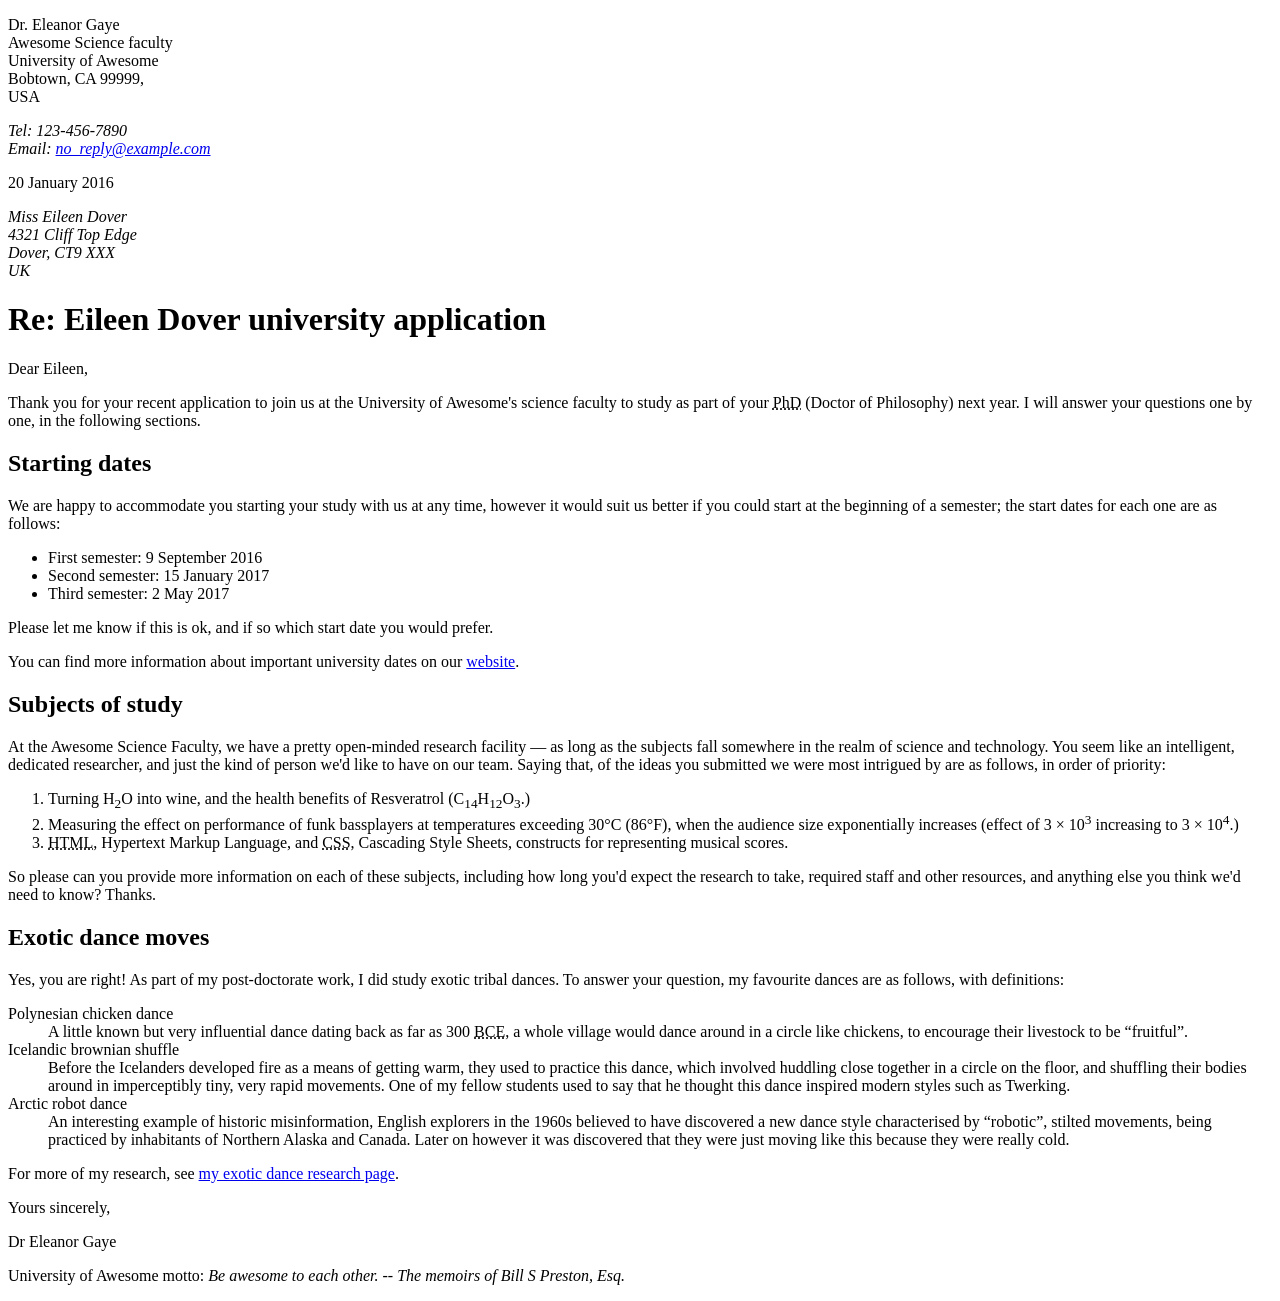
<file: w1/tutorial_1.html>
<!DOCTYPE html>
<html lang="en-US">
  <head>
    <meta charset="utf-8" />
    <meta name="viewport" content="width=device-width, initial-scale=1" />
    <title>Letter to Eileen Dover</title>
  </head>

  <body>
    <header>
      <p>
        Dr. Eleanor Gaye<br />
        Awesome Science faculty<br />
        University of Awesome<br />
        Bobtown, CA 99999,<br />
        USA
      </p>

      <address>
        Tel: 123-456-7890<br />
        Email: <a href="mailto:no_reply@example.com">no_reply@example.com</a>
      </address>

      <p><time datetime="2016-01-20">20 January 2016</time></p>
    </header>

    <address>
      Miss Eileen Dover<br />
      4321 Cliff Top Edge<br />
      Dover, CT9 XXX<br />
      UK
    </address>

    <h1>Re: Eileen Dover university application</h1>

    <p>Dear Eileen,</p>

    <p>
      Thank you for your recent application to join us at the University of
      Awesome's science faculty to study as part of your
      <abbr title="Doctor of Philosophy">PhD</abbr> (Doctor of Philosophy)
      next year. I will answer your questions one by one, in the following
      sections.
    </p>

    <h2>Starting dates</h2>

    <p>
      We are happy to accommodate you starting your study with us at any
      time, however it would suit us better if you could start at the
      beginning of a semester; the start dates for each one are as follows:
    </p>

    <ul>
      <li>First semester: 9 September 2016</li>
      <li>Second semester: 15 January 2017</li>
      <li>Third semester: 2 May 2017</li>
    </ul>

    <p>
      Please let me know if this is ok, and if so which start date you would
      prefer.
    </p>

    <p>
      You can find more information about important university dates on our
      <a href="#">website</a>.
    </p>

    <h2>Subjects of study</h2>

    <p>
      At the Awesome Science Faculty, we have a pretty open-minded research
      facility — as long as the subjects fall somewhere in the realm of
      science and technology. You seem like an intelligent, dedicated
      researcher, and just the kind of person we'd like to have on our team.
      Saying that, of the ideas you submitted we were most intrigued by are
      as follows, in order of priority:
    </p>

    <ol>
      <li>
        Turning H<sub>2</sub>O into wine, and the health benefits of
        Resveratrol (C<sub>14</sub>H<sub>12</sub>O<sub>3</sub>.)
      </li>
      <li>
        Measuring the effect on performance of funk bassplayers at
        temperatures exceeding 30°C (86°F), when the audience size
        exponentially increases (effect of 3 × 10<sup>3</sup> increasing to
        3 × 10<sup>4</sup>.)
      </li>
      <li>
        <abbr title="Hypertext Markup Language">HTML</abbr>, Hypertext
        Markup Language, and <abbr title="Cascading Style Sheets">CSS</abbr>,
        Cascading Style Sheets, constructs for representing musical scores.
      </li>
    </ol>

    <p>
      So please can you provide more information on each of these subjects,
      including how long you'd expect the research to take, required staff
      and other resources, and anything else you think we'd need to know?
      Thanks.
    </p>

    <h2>Exotic dance moves</h2>

    <p>
      Yes, you are right! As part of my post-doctorate work, I did study
      exotic tribal dances. To answer your question, my favourite dances are
      as follows, with definitions:
    </p>

    <dl>
      <dt>Polynesian chicken dance</dt>
      <dd>
        A little known but very influential dance dating back as far as 300
        <abbr title="Before Common Era">BCE</abbr>, a whole village would
        dance around in a circle like chickens, to encourage their livestock
        to be <q>fruitful</q>.
      </dd>
      <dt>Icelandic brownian shuffle</dt>
      <dd>
        Before the Icelanders developed fire as a means of getting warm,
        they used to practice this dance, which involved huddling close
        together in a circle on the floor, and shuffling their bodies
        around in imperceptibly tiny, very rapid movements. One of my
        fellow students used to say that he thought this dance inspired
        modern styles such as Twerking.
      </dd>
      <dt>Arctic robot dance</dt>
      <dd>
        An interesting example of historic misinformation, English
        explorers in the 1960s believed to have discovered a new dance
        style characterised by <q>robotic</q>, stilted movements, being
        practiced by inhabitants of Northern Alaska and Canada. Later on
        however it was discovered that they were just moving like this
        because they were really cold.
      </dd>
    </dl>

    <p>
      For more of my research, see
      <a href="#">my exotic dance research page</a>.
    </p>

    <p>Yours sincerely,</p>

    <p>Dr Eleanor Gaye</p>

    <footer>
      <p>
        University of Awesome motto:
        <em>Be awesome to each other.</em> --
        <cite>The memoirs of Bill S Preston, Esq.</cite>
      </p>
    </footer>
  </body>
</html>
</file>
<file: project_1/style.css>
/* ===========================================
   PROJECT 1: RECIPE CARD
   Visual direction: MORPHEUSamp Winamp skin
   (black ground, phosphor-green chrome).
   =========================================== */

@import url('https://fonts.googleapis.com/css2?family=Press+Start+2P&display=swap');

:root {
  /* Spacing scale */
  --spacing-sm: 0.5rem;
  --spacing-md: 1rem;
  --spacing-lg: 2rem;

  /* Colors — sampled from the skin bitmaps */
  --black: #000000;
  --green-hot: #00ff00;
  --green: #00cc00;
  --green-mid: #008000;
  --green-dim: #004000;
  --white: #ffffff;

  /* Typography — one bitmap face */
  --font: 'Press Start 2P', system-ui, monospace;

  /* Layout */
  --content-max: 64rem;
}

/* Reset */
*,
*::before,
*::after {
  box-sizing: border-box;
  margin: 0;
}

html {
  color-scheme: dark;
}

body {
  font-family: var(--font);
  font-weight: 400;
  font-size: 0.75rem;
  background: var(--black);
  color: var(--green);
  line-height: 1.8;
}

strong {
  color: var(--green-hot);
}

img {
  display: block;
  max-width: 100%;
  height: auto;
}

ul,
ol {
  padding-left: var(--spacing-lg);
}

::selection {
  background: var(--green-hot);
  color: var(--black);
}

:focus-visible {
  outline: 1px solid var(--green-hot);
  outline-offset: 2px;
}

/* Page grid */
.recipe-container {
  display: grid;
  grid-template-areas:
    "header"
    "overview"
    "ingredients"
    "instructions"
    "footer"
    "ref";
  grid-template-columns: minmax(0, 1fr);
  gap: var(--spacing-sm);
  max-width: var(--content-max);
  margin: 0 auto;
  padding: var(--spacing-md);
  isolation: isolate; /* keeps the backdrop's z-index: -1 inside the card */
}

.recipe-header        { grid-area: header; }
.recipe-overview      { grid-area: overview; }
.ingredients-section  { grid-area: ingredients; }
.instructions-section { grid-area: instructions; }
.recipe-footer        { grid-area: footer; }
.recipe-ref           { grid-area: ref; }

/* Morpheus backdrop */
.recipe-container::before {
  content: "";
  grid-row: ingredients-start / instructions-end;
  grid-column: 1 / -1;
  z-index: -1;
  background: url("morpheus.png") no-repeat right top / contain;
  pointer-events: none;
}

/* Row 2 - overview grid: image, meta, description.
   Single column on small screens. */
.recipe-overview {
  display: grid;
  grid-template-areas:
    "image"
    "meta"
    "description";
  grid-template-columns: minmax(0, 1fr);
  gap: var(--spacing-sm);
}

/* Rows 3 & 4 - heading and list are framed separately,
   spaced with the same gap as the page grid. */
.ingredients-section,
.instructions-section {
  display: flex;
  flex-direction: column;
  gap: var(--spacing-sm);
}

.recipe-figure      { grid-area: image; }
.recipe-meta        { grid-area: meta; }
.recipe-description { grid-area: description; }

/* Image centered in its cell with flexbox */
.recipe-figure {
  display: flex;
  justify-content: center;
  align-items: flex-start;
}

@media (min-width: 48rem) {
  .recipe-container {
    padding: var(--spacing-lg);
  }

  .recipe-container::before {
    background-size: cover;
  }

  .recipe-overview {
    grid-template-areas:
      "image meta"
      "image description";
    grid-template-columns: minmax(12rem, 1fr) 2fr;
    grid-template-rows: auto 1fr;
    align-items: start;
  }
}

/* ===========================================
   HEADINGS — pixel-grid shadows
   Press Start 2P is an 8×8 bitmap face, so one
   glyph pixel is font-size / 8. Shadows step in
   that unit to stay on the grid.
   =========================================== */

/* green-mid one pixel left, green-dim one pixel up */
h1,
h2 {
  --px: calc(1em / 8);
  font-weight: 400;
  font-size: 1.5rem;
  line-height: 1.2;
  text-align: center;
  color: var(--green-hot);
  text-shadow:
    calc(-1 * var(--px)) 0 0 var(--green-mid),
    0 calc(-1 * var(--px)) 0 var(--green-dim);
}

h2 {
  text-decoration: underline;
  text-decoration-thickness: var(--stroke);
  text-underline-offset: 0.25em;
}

@media (min-width: 48rem) {
  .recipe-title {
    font-size: 1.5rem;
  }
}

/* ===========================================
   BRACKET FRAME — the skin's main-window edge:
   full vertical strokes left and right, short
   ticks at each corner, open top and bottom.
   Six solid gradient layers, one per stroke.
   Applied to every top-level grid row. A tick
   set to 100% becomes a solid edge.
   =========================================== */

h2,
.recipe-header,
.recipe-overview,
.ingredients-list,
.instructions-list,
.recipe-footer {
  --stroke: 3px;
  --tick-top: var(--spacing-md);
  --tick-bottom: var(--spacing-md);
  padding: var(--spacing-md);
  background-image:
    linear-gradient(var(--green-hot), var(--green-hot)),   /* left vertical */
    linear-gradient(var(--green-hot), var(--green-hot)),   /* right vertical */
    linear-gradient(var(--green-hot), var(--green-hot)),   /* top-left tick */
    linear-gradient(var(--green-hot), var(--green-hot)),   /* top-right tick */
    linear-gradient(var(--green-hot), var(--green-hot)),   /* bottom-left tick */
    linear-gradient(var(--green-hot), var(--green-hot));   /* bottom-right tick */
  background-size:
    var(--stroke) 100%,
    var(--stroke) 100%,
    var(--tick-top) var(--stroke),
    var(--tick-top) var(--stroke),
    var(--tick-bottom) var(--stroke),
    var(--tick-bottom) var(--stroke);
  background-position:
    left top,
    right top,
    left top,
    right top,
    left bottom,
    right bottom;
  background-repeat: no-repeat;
}

/* Framed lists: room for outside markers ("10.") inside the left stroke */
.ingredients-list,
.instructions-list {
  padding-left: calc(var(--spacing-md) + var(--spacing-lg));
}

/* Reference row */
.recipe-ref {
  display: flex;
  justify-content: center;
}

.ref-button {
  position: relative;
  padding: var(--spacing-sm) var(--spacing-md);
  color: var(--green-hot);
  text-decoration: none;
  text-transform: uppercase;
  line-height: 1;
}

.ref-button:hover,
.ref-button:focus-visible {
  background: var(--green-hot);
  color: var(--black);
  outline: none;
}

.ref-image {
  display: none;
  position: fixed;
  top: 50%;
  left: 50%;
  transform: translate(-50%, -50%);
  width: auto;
  max-width: calc(100vw - 2 * var(--spacing-md));
  max-height: calc(100vh - 2 * var(--spacing-md));
  background: var(--black);
  z-index: 1;
  pointer-events: none;
}

.ref-button:hover .ref-image,
.ref-button:focus-visible .ref-image {
  display: block;
}

/* Solid edges: closed top on the header and each h2,
   closed bottom on the overview, lists, and footer */
.recipe-header,
h2 {
  --tick-top: 100%;
}

.recipe-overview,
.ingredients-list,
.instructions-list,
.recipe-footer {
  --tick-bottom: 100%;
}
</file>
<file: tutorial_4/style.css>
/* =====================================================
   TUTORIAL 4: JAVASCRIPT FUNDAMENTALS
   Reinforcing: CSS variables, grid, flexbox
   ===================================================== */

:root {
    /* color */
    --color-bg: #f3f3f3;
    --color-card: #ffffff;
    --color-text: #1a1917;
    --color-muted: #433d34;
    --color-border: #cccccc;
    --color-accent: #fcd44b;

    --color-yes: #4a90a4;
    --color-yes-light: hsl(195, 38%, 92%);
    /* derived */
    --color-no: #e55a5a;
    --color-no-light: hsl(0, 70%, 93%);
    /* derived from red, same method */

    --color-task-bg: #fcfcfc;
    --color-task-border: #cccccc;
    --color-stretch: #fff9d8;

    /* spacing */
    --space-xs: 0.375rem;
    --space-sm: 0.625rem;
    --space-md: 1rem;
    --space-lg: 1.75rem;
    --space-xl: 2.5rem;

    /* shape */
    --radius: 0.75rem;
    --radius-sm: 0.375rem;
}

/* ── reset ──────────────────────────────────────────── */
*,
*::before,
*::after {
    box-sizing: border-box;
    margin: 0;
    padding: 0;
}

body {
    font-family: Georgia, serif;
    background: var(--color-bg);
    color: var(--color-text);
    min-height: 100vh;
    padding: var(--space-lg);
    line-height: 1.6;
}

/* ── page layout: card + tasks side by side ─────────── */
.page {
    display: grid;
    grid-template-columns: 26rem 1fr;
    gap: var(--space-xl);
    align-items: start;
    max-width: 72rem;
    margin: 0 auto;
}

@media (max-width: 52rem) {
    .page {
        grid-template-columns: 1fr;
    }
}

/* ── RSVP card ──────────────────────────────────────── */
.card {
    background: var(--color-card);
    border: 1px solid var(--color-border);
    border-radius: var(--radius);
    padding: var(--space-xl);
    display: grid;
    gap: var(--space-lg);
    position: sticky;
    top: var(--space-lg);
}

.event-header {
    display: grid;
    gap: var(--space-xs);
    padding-bottom: var(--space-lg);
    border-bottom: 1px solid var(--color-border);
}

.event-title {
    font-size: 1.5rem;
    font-weight: normal;
}

.event-meta {
    font-size: 0.9rem;
}

/* ── inputs ─────────────────────────────────────────── */
.field,
.guest-field {
    display: grid;
    gap: var(--space-sm);
}

label {
    font-size: 0.8rem;
    text-transform: uppercase;
    letter-spacing: 0.05em;
    color: var(--color-muted);
    font-family: system-ui, sans-serif;
}

input {
    border: 1px solid var(--color-border);
    border-radius: var(--radius-sm);
    padding: var(--space-sm) var(--space-md);
    font-family: inherit;
    font-size: 1rem;
    color: var(--color-text);
    width: 100%;
    background: var(--color-card);
}

input:focus {
    outline: 2px solid var(--color-accent);
    outline-offset: 2px;
    border-color: transparent;
}

/* ── yes / no buttons ───────────────────────────────── */
.rsvp-buttons {
    display: flex;
    gap: var(--space-md);
}

.btn {
    flex: 1;
    padding: var(--space-sm) var(--space-md);
    border: 2px solid var(--color-border);
    border-radius: var(--radius-sm);
    background: var(--color-card);
    font-family: inherit;
    font-size: 1rem;
    cursor: pointer;
    color: var(--color-text);
    transition: background 0.15s ease, border-color 0.15s ease, color 0.15s ease;
}

.btn:hover {
    border-color: var(--color-muted);
}

.btn:disabled {
    opacity: 0.5;
    cursor: not-allowed;
    border-color: var(--color-border);
}

/* active states — JS adds/removes the .active class */
.btn-yes.active {
    background: var(--color-yes-light);
    border-color: var(--color-yes);
    color: var(--color-yes);
}

.btn-no.active {
    background: var(--color-no-light);
    border-color: var(--color-no);
    color: var(--color-no);
}

/* ── response messages ──────────────────────────────── */
.confirmation {
    background: var(--color-yes-light);
    color: var(--color-yes);
    border-radius: var(--radius-sm);
    padding: var(--space-md);
    font-size: 0.95rem;
    line-height: 1.5;
}

.regret {
    background: var(--color-no-light);
    color: var(--color-no);
    border-radius: var(--radius-sm);
    padding: var(--space-md);
    font-size: 0.95rem;
}

/* ── utility ─────────────────────────────────────────── */
.hidden {
    display: none;
}

/* ── tasks panel ─────────────────────────────────────── */
.tasks-panel {
    display: grid;
    gap: var(--space-lg);
    font-family: system-ui, sans-serif;
}

.tasks-panel h2 {
    font-size: 1.3rem;
    font-weight: 600;
    background: var(--color-accent);
    padding: 0.2rem 1rem;
}

.tasks-panel .intro {
    font-size: 0.95rem;
}

.task-group {
    background: var(--color-task-bg);
    border: 1px solid var(--color-task-border);
    border-radius: var(--radius-sm);
    padding: var(--space-lg);
    display: grid;
    gap: var(--space-sm);
}

.task-group h3 {
    font-size: 0.95rem;
    font-weight: 600;
    text-transform: uppercase;
    letter-spacing: 0.04em;
    color: var(--color-text);

    border-left: 0.8rem solid var(--color-accent);
    padding-left: 0.6rem;
}

.task-group p {
    font-size: 0.9rem;
    color: var(--color-muted);
    line-height: 1.6;
}

.task-group code {
    font-family: "Monaco", "Menlo", monospace;
    font-size: 0.85em;
    background: rgba(0, 0, 0, 0.06);
    padding: 0.1em 0.35em;
    border-radius: 0.2rem;
    color: var(--color-text);
}

.task-stretch {
    background: var(--color-stretch);
    border-color: #e6c84a;
}
</file>
<file: tutorial_5/style.css>
/* =====================================================
   TUTORIAL 5: ARRAY METHODS FOR DATA
   Consistent styling with previous tutorials
   ===================================================== */

/* ROOT VARIABLES */
:root {
    --primary-color: #007cba;
    --secondary-color: #28a745;
    --background-color: #f8f9fa;
    --card-background: #ffffff;
    --text-color: #333;
    --border-color: #ddd;
    --shadow: 0 0.125rem 0.25rem rgba(0, 0, 0, 0.1);
    --border-radius: 0.5rem;
    --spacing-sm: 0.5rem;
    --spacing-md: 1rem;
    --spacing-lg: 1.5rem;
    --spacing-xl: 2rem;
}

/* BASE STYLES */
* {
    box-sizing: border-box;
}

body {
    font-family: system-ui, -apple-system, sans-serif;
    margin: 0;
    padding: var(--spacing-md);
    background: var(--background-color);
    color: var(--text-color);
    line-height: 1.6;
}

.container {
    max-width: 50rem;
    margin: 0 auto;
}

/* HEADER */
header {
    text-align: center;
    margin-bottom: var(--spacing-xl);
    padding: var(--spacing-xl);
    background: var(--card-background);
    border-radius: var(--border-radius);
    box-shadow: var(--shadow);
}

header h1 {
    color: var(--primary-color);
    margin-bottom: var(--spacing-sm);
}

header p {
    color: #666;
    font-size: 1.1rem;
    margin: 0;
}

/* METHOD SECTIONS */
.method-section {
    background: var(--card-background);
    margin-bottom: var(--spacing-lg);
    padding: var(--spacing-xl);
    border-radius: var(--border-radius);
    box-shadow: var(--shadow);
    border-left: 0.25rem solid var(--primary-color);
}

.method-section h2 {
    color: var(--primary-color);
    margin-top: 0;
    margin-bottom: var(--spacing-sm);
}

.method-section p {
    margin-bottom: var(--spacing-lg);
    color: #666;
}

.method-section code {
    background: #f8f9fa;
    padding: 0.125rem 0.25rem;
    border-radius: 0.25rem;
    font-family: 'Courier New', monospace;
    font-size: 0.875rem;
    color: var(--primary-color);
}

/* DEMO AREAS */
.demo-area {
    background: #f8f9fa;
    padding: var(--spacing-lg);
    border-radius: var(--border-radius);
    border: 2px dashed var(--border-color);
    margin-bottom: var(--spacing-md);
}

/* BUTTONS */
.method-button {
    background: var(--primary-color);
    color: white;
    border: none;
    padding: var(--spacing-sm) var(--spacing-lg);
    border-radius: var(--border-radius);
    cursor: pointer;
    font-size: 1rem;
    font-weight: bold;
    transition: all 0.2s ease;
    display: block;
    margin-bottom: var(--spacing-md);
}

.method-button:hover {
    background: #005a87;
    transform: translateY(-1px);
}

.method-button:focus {
    outline: 2px solid var(--secondary-color);
    outline-offset: 2px;
}

/* RESULT AREAS */
.result-area {
    background: white;
    border: 2px solid var(--border-color);
    border-radius: var(--border-radius);
    padding: var(--spacing-md);
    min-height: 6rem;
    max-height: 20rem;
    overflow-y: auto;
}

.placeholder {
    color: #666;
    font-style: italic;
    text-align: center;
    margin: var(--spacing-md) 0;
}

/* RESULT CONTENT STYLING */
.restaurant-item {
    padding: var(--spacing-sm);
    border-bottom: 1px solid #eee;
    margin-bottom: var(--spacing-sm);
}

.restaurant-item:last-child {
    border-bottom: none;
    margin-bottom: 0;
}

.restaurant-name {
    font-weight: bold;
    color: var(--primary-color);
}

.restaurant-cuisine {
    color: #666;
    font-size: 0.9rem;
}

.restaurant-rating {
    color: var(--secondary-color);
    font-weight: bold;
}

.restaurant-price {
    background: #fff3cd;
    padding: 0.125rem 0.25rem;
    border-radius: 0.25rem;
    font-size: 0.8rem;
    color: #856404;
    display: inline-block;
}

/* LIST STYLES FOR MAP RESULTS */
.name-list {
    list-style: none;
    padding: 0;
    margin: 0;
}

.name-list li {
    padding: var(--spacing-sm);
    border-bottom: 1px solid #eee;
    transition: background-color 0.2s;
}

.name-list li:hover {
    background: #f8f9fa;
}

.name-list li:last-child {
    border-bottom: none;
}

/* FOUND ITEM SPECIAL STYLING */
.found-restaurant {
    background: linear-gradient(135deg, var(--secondary-color), #20c997);
    color: white;
    padding: var(--spacing-md);
    border-radius: var(--border-radius);
    text-align: center;
}

.found-restaurant .restaurant-name {
    color: white;
    font-size: 1.2rem;
    margin-bottom: var(--spacing-sm);
}

/* EXPLANATIONS */
.explanation {
    background: #e8f5e8;
    padding: var(--spacing-md);
    border-radius: var(--border-radius);
    border-left: 0.25rem solid var(--secondary-color);
}

.explanation p {
    margin: 0;
    font-style: italic;
    color: #155724;
}

/* TUTORIAL INSTRUCTIONS */
.tutorial-instructions {
    background: white;
    padding: var(--spacing-xl);
    border-radius: var(--border-radius);
    box-shadow: var(--shadow);
    border-left: 0.25rem solid var(--secondary-color);
}

.tutorial-instructions h2 {
    color: var(--secondary-color);
    margin-top: 0;
}

.tutorial-instructions h3 {
    color: var(--primary-color);
    margin-top: var(--spacing-lg);
    margin-bottom: var(--spacing-sm);
}

.tutorial-instructions code {
    background: #f8f9fa;
    padding: 0.125rem 0.25rem;
    border-radius: 0.25rem;
    font-family: 'Courier New', monospace;
    font-size: 0.875rem;
    color: var(--primary-color);
}

.tutorial-instructions ol li {
    margin-bottom: var(--spacing-sm);
}

.tutorial-instructions ul li {
    margin-bottom: 0.25rem;
}

/* RESPONSIVE DESIGN */
@media (max-width: 48rem) {
    .container {
        padding: var(--spacing-sm);
    }
    
    .method-section {
        padding: var(--spacing-md);
    }
    
    .demo-area {
        padding: var(--spacing-md);
    }
    
    .result-area {
        max-height: 15rem;
    }
}
</file>
<file: tutorial_6/style.css>
/* =====================================================
   TUTORIAL 6: FROM CALLBACKS TO FETCH TO ASYNC/AWAIT
   Consistent styling with previous tutorials + async states
   ===================================================== */

/* ROOT VARIABLES */
:root {
    --primary-color: #007cba;
    --secondary-color: #28a745;
    --warning-color: #ffc107;
    --error-color: #dc3545;
    --background-color: #f8f9fa;
    --card-background: #ffffff;
    --text-color: #333;
    --border-color: #ddd;
    --shadow: 0 0.125rem 0.25rem rgba(0, 0, 0, 0.1);
    --border-radius: 0.5rem;
    --spacing-sm: 0.5rem;
    --spacing-md: 1rem;
    --spacing-lg: 1.5rem;
    --spacing-xl: 2rem;
}

/* BASE STYLES */
* {
    box-sizing: border-box;
}

body {
    font-family: system-ui, -apple-system, sans-serif;
    margin: 0;
    padding: var(--spacing-md);
    background: var(--background-color);
    color: var(--text-color);
    line-height: 1.6;
}

.container {
    max-width: 50rem;
    margin: 0 auto;
}

/* HEADER */
header {
    text-align: center;
    margin-bottom: var(--spacing-xl);
    padding: var(--spacing-xl);
    background: var(--card-background);
    border-radius: var(--border-radius);
    box-shadow: var(--shadow);
}

header h1 {
    color: var(--primary-color);
    margin-bottom: var(--spacing-sm);
}

header p {
    color: #666;
    font-size: 1.1rem;
    margin: 0;
}

/* STATUS SECTION - New for Tutorial 6 */
.status-section {
    background: var(--card-background);
    margin-bottom: var(--spacing-lg);
    padding: var(--spacing-xl);
    border-radius: var(--border-radius);
    box-shadow: var(--shadow);
    border-left: 0.25rem solid var(--warning-color);
}

.status-section h2 {
    color: var(--warning-color);
    margin-top: 0;
    margin-bottom: var(--spacing-md);
}

.status-display {
    background: #fff3cd;
    border: 2px solid var(--warning-color);
    border-radius: var(--border-radius);
    padding: var(--spacing-md);
    margin-bottom: var(--spacing-md);
    text-align: center;
}

.status-message {
    margin: 0;
    font-weight: bold;
    color: #856404;
}

/* LOADING STATES */
.status-display.loading {
    background: #cce7ff;
    border-color: var(--primary-color);
    animation: pulse 1.5s ease-in-out infinite;
}

.status-display.loading .status-message {
    color: var(--primary-color);
}

.status-display.success {
    background: #d4edda;
    border-color: var(--secondary-color);
}

.status-display.success .status-message {
    color: #155724;
}

.status-display.error {
    background: #f8d7da;
    border-color: var(--error-color);
}

.status-display.error .status-message {
    color: #721c24;
}

/* PULSE ANIMATION FOR LOADING */
@keyframes pulse {
    0% { opacity: 1; }
    50% { opacity: 0.7; }
    100% { opacity: 1; }
}

/* LOAD BUTTON */
.load-button {
    background: var(--warning-color);
    color: #212529;
    border: none;
    padding: var(--spacing-sm) var(--spacing-lg);
    border-radius: var(--border-radius);
    cursor: pointer;
    font-size: 1rem;
    font-weight: bold;
    transition: all 0.2s ease;
    display: block;
    width: 100%;
}

.load-button:hover {
    background: #e0a800;
    transform: translateY(-1px);
}

.load-button:disabled {
    background: #6c757d;
    cursor: not-allowed;
    transform: none;
}

/* METHOD SECTIONS - Same as Tutorial 5 */
.method-section {
    background: var(--card-background);
    margin-bottom: var(--spacing-lg);
    padding: var(--spacing-xl);
    border-radius: var(--border-radius);
    box-shadow: var(--shadow);
    border-left: 0.25rem solid var(--primary-color);
}


.method-section h2 {
    color: var(--primary-color);
    margin-top: 0;
    margin-bottom: var(--spacing-sm);
}


.method-section p {
    margin-bottom: var(--spacing-lg);
    color: #666;
}

.method-section code {
    background: #f8f9fa;
    padding: 0.125rem 0.25rem;
    border-radius: 0.25rem;
    font-family: 'Courier New', monospace;
    font-size: 0.875rem;
    color: var(--primary-color);
}

/* DEMO AREAS */
.demo-area {
    background: #f8f9fa;
    padding: var(--spacing-lg);
    border-radius: var(--border-radius);
    border: 2px dashed var(--border-color);
    margin-bottom: var(--spacing-md);
}

/* BUTTONS */
.method-button {
    background: var(--primary-color);
    color: white;
    border: none;
    padding: var(--spacing-sm) var(--spacing-lg);
    border-radius: var(--border-radius);
    cursor: pointer;
    font-size: 1rem;
    font-weight: bold;
    transition: all 0.2s ease;
    display: block;
    margin-bottom: var(--spacing-md);
}

.method-button:hover:not(:disabled) {
    background: #005a87;
    transform: translateY(-1px);
}

.method-button:focus {
    outline: 2px solid var(--secondary-color);
    outline-offset: 2px;
}

.method-button:disabled {
    background: #6c757d;
    cursor: not-allowed;
    transform: none;
    opacity: 0.6;
}



/* RESULT AREAS - Same as Tutorial 5 */
.result-area {
    background: white;
    border: 2px solid var(--border-color);
    border-radius: var(--border-radius);
    padding: var(--spacing-md);
    min-height: 6rem;
    max-height: 20rem;
    overflow-y: auto;
}

.placeholder {
    color: #666;
    font-style: italic;
    text-align: center;
    margin: var(--spacing-md) 0;
}

/* RESULT CONTENT STYLING - Same as Tutorial 5 */






/* LIST STYLES FOR MAP RESULTS */




/* ERROR DISPLAY STYLES */

/* EXPLANATIONS */
.explanation {
    background: #e8f5e8;
    padding: var(--spacing-md);
    border-radius: var(--border-radius);
    border-left: 0.25rem solid var(--secondary-color);
}

.explanation p {
    margin: 0;
    font-style: italic;
    color: #155724;
}

/* TUTORIAL INSTRUCTIONS */
.tutorial-instructions {
    background: white;
    padding: var(--spacing-xl);
    border-radius: var(--border-radius);
    box-shadow: var(--shadow);
    border-left: 0.25rem solid var(--secondary-color);
}

.tutorial-instructions h2 {
    color: var(--secondary-color);
    margin-top: 0;
}

.tutorial-instructions h3 {
    color: var(--primary-color);
    margin-top: var(--spacing-lg);
    margin-bottom: var(--spacing-sm);
}

.tutorial-instructions code {
    background: #f8f9fa;
    padding: 0.125rem 0.25rem;
    border-radius: 0.25rem;
    font-family: 'Courier New', monospace;
    font-size: 0.875rem;
    color: var(--primary-color);
}

.tutorial-instructions ol li {
    margin-bottom: var(--spacing-sm);
}

.tutorial-instructions ul li {
    margin-bottom: 0.25rem;
}

/* TUTORIAL 6 PARTS */
.tutorial-instructions {
    margin-bottom: var(--spacing-xl);
}


.demo-area h3 {
    margin: 0 0 var(--spacing-sm);
    font-size: 1rem;
}


/* What ran, in order, with the time since the button was clicked */
.event-log {
    margin: var(--spacing-sm) 0 0;
    padding-left: 1.5rem;
    font-family: 'Courier New', monospace;
    font-size: 0.875rem;
}

.event-log li {
    padding: 0.125rem 0;
}

.log-time {
    color: #6c757d;
}

.big-output {
    margin: var(--spacing-sm) 0 0;
    font-size: 1.25rem;
    font-weight: 600;
}


.count-table {
    width: 100%;
    margin-top: var(--spacing-sm);
    border-collapse: collapse;
}

.count-table caption {
    caption-side: top;
    text-align: left;
    font-weight: 600;
    padding-bottom: var(--spacing-sm);
}

.count-table th,
.count-table td {
    padding: 0.35rem 0.5rem;
    border-bottom: 1px solid var(--border-color);
    text-align: left;
}

.count-table td {
    text-align: right;
}

/* RESPONSIVE DESIGN */
@media (max-width: 48rem) {
    .container {
        padding: var(--spacing-sm);
    }
    
    .method-section,
    .status-section {
        padding: var(--spacing-md);
    }
    
    .demo-area {
        padding: var(--spacing-md);
    }
    
    .result-area {
        max-height: 15rem;
    }
}
</file>
<file: tutorial_1/tutorial_1_letter_styles.css>
/* =====================================================
   TUTORIAL 2: CSS DETECTIVE CHALLENGE
   =====================================================
   
   Add the correct CSS classes to your HTML 
   letter so it matches this styling specification.
   
   Look at each selector below and figure out what HTML
   elements need which classes to make this work
 
   ===================================================== */

/* DOCUMENT FOUNDATION */
.letter-document {
    max-width: 800px;
    margin: 0 auto;
    padding: 2rem;
    font-family: Georgia, 'Times New Roman', serif;
    line-height: 1.6;
    color: #333;
    background-color: #fefefe;
}

/* LETTER HEADER STYLING */
.letter-header {
    border-top: 3px solid #2c5aa0;
    margin-bottom: 2rem;
    padding-bottom: 1rem;
}

.sender-info {
    text-align: right;
    background-color: #f8f9fa;
    padding: 1rem;
    border-radius: 8px;
    margin-bottom: 1rem;
    font-style: italic;
}

.letter-date {
    text-align: right;
    font-style: italic;
    color: #666;
    margin-bottom: 2rem;
}

.recipient-info {
    background-color: #e9ecef;
    padding: 1rem;
    border-left: 4px solid #2c5aa0;
    margin-bottom: 1.5rem;
}

/* MAIN CONTENT STYLING */
.letter-subject {
    color: #2c5aa0;
    border-bottom: 2px solid #dee2e6;
    padding-bottom: 0.5rem;
    margin-bottom: 1.5rem;
}

.letter-greeting {
    font-size: 1.2rem;
    font-weight: bold;
    color: #495057;
}

.letter-paragraph {
    margin: 1.5rem 0;
}

/* SECTION STYLING */
.content-section {
    margin: 2rem 0;
    padding: 1rem 0;
    border-top: 1px solid #dee2e6;
}

.section-heading {
    color: #2c5aa0;
    background-color: #f8f9fa;
    padding: 0.5rem 1rem;
    border-left: 4px solid #2c5aa0;
    margin-bottom: 1rem;
}

/* LIST STYLING */
.priority-list {
    background-color: #fff3cd;
    padding: 1rem;
    border-radius: 6px;
    border-left: 4px solid #ffc107;
}

.priority-list li {
    margin-bottom: 0.75rem;
    padding: 0.5rem;
    background-color: white;
    border-radius: 4px;
}

.semester-dates {
    background-color: #d1ecf1;
    padding: 1rem;
    border-radius: 6px;
    border-left: 4px solid #17a2b8;
}

.semester-dates li {
    margin-bottom: 0.5rem;
    font-weight: 500;
}

/* DEFINITION LIST STYLING */
.dance-definitions {
    background-color: #f8d7da;
    padding: 1.5rem;
    border-radius: 8px;
    border-left: 4px solid #dc3545;
}

.dance-term {
    font-weight: bold;
    color: #721c24;
    font-size: 1.1rem;
    margin-top: 1rem;
    margin-bottom: 0.5rem;
}

.dance-definition {
    margin-left: 1rem;
    padding: 0.75rem;
    background-color: white;
    border-radius: 4px;
    margin-bottom: 1rem;
}

/* LETTER CLOSING */
.letter-closing {
    margin-top: 3rem;
    padding-top: 2rem;
    border-top: 2px solid #dee2e6;
}

.closing-phrase {
    font-style: italic;
    margin-bottom: 2rem;
}

.signature {
    font-size: 1.3rem;
    font-weight: bold;
    color: #2c5aa0;
    margin-bottom: 2rem;
}

.university-motto {
    background-color: #e2e3e5;
    padding: 1rem;
    border-radius: 6px;
    text-align: center;
    font-style: italic;
    border: 2px dashed #6c757d;
}

/* LINK STYLING */
.letter-link {
    color: #2c5aa0;
    text-decoration: none;
    border-bottom: 1px dotted #2c5aa0;
}

.letter-link:focus {
    outline: 2px solid #ffc107;
    outline-offset: 2px;
}

/* EMPHASIS AND FORMATTING */
.abbreviation {
    border-bottom: 1px dotted #666;
    cursor: help;
}

sub, sup {
    font-size: 0.8em;
}

.emphasis {
    background-color: #fff3cd;
    padding: 0.1rem 0.2rem;
    border-radius: 2px;
    font-style: italic;
}

.citation {
    font-style: italic;
    color: #666;
}

.inline-quote {
    font-style: italic;
    color: #2c5aa0;
}

/* RESPONSIVE DESIGN */
@media (max-width: 600px) {
    .letter-document {
        padding: 1rem;
    }
    
    .sender-info,
    .recipient-info {
        padding: 0.75rem;
    }
    
    .letter-subject {
        font-size: 1.3rem;
    }
}
</file>
